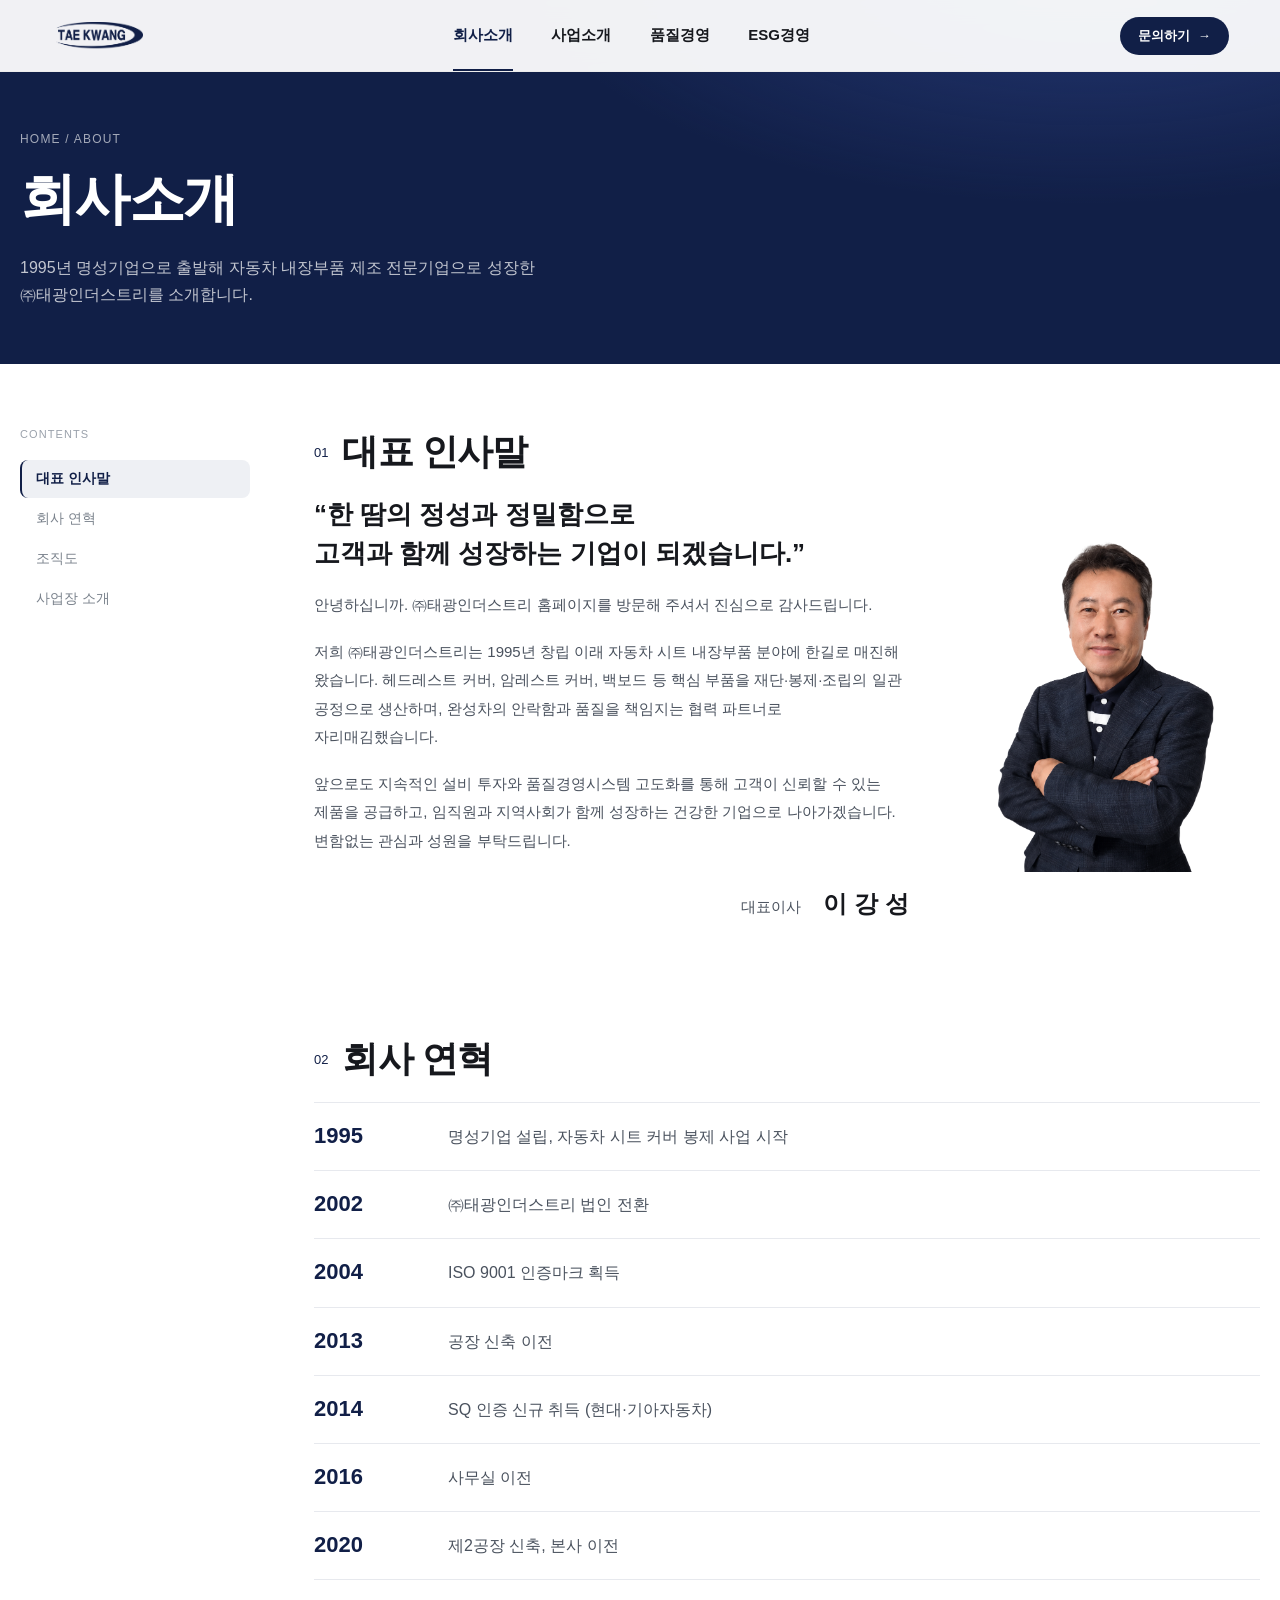
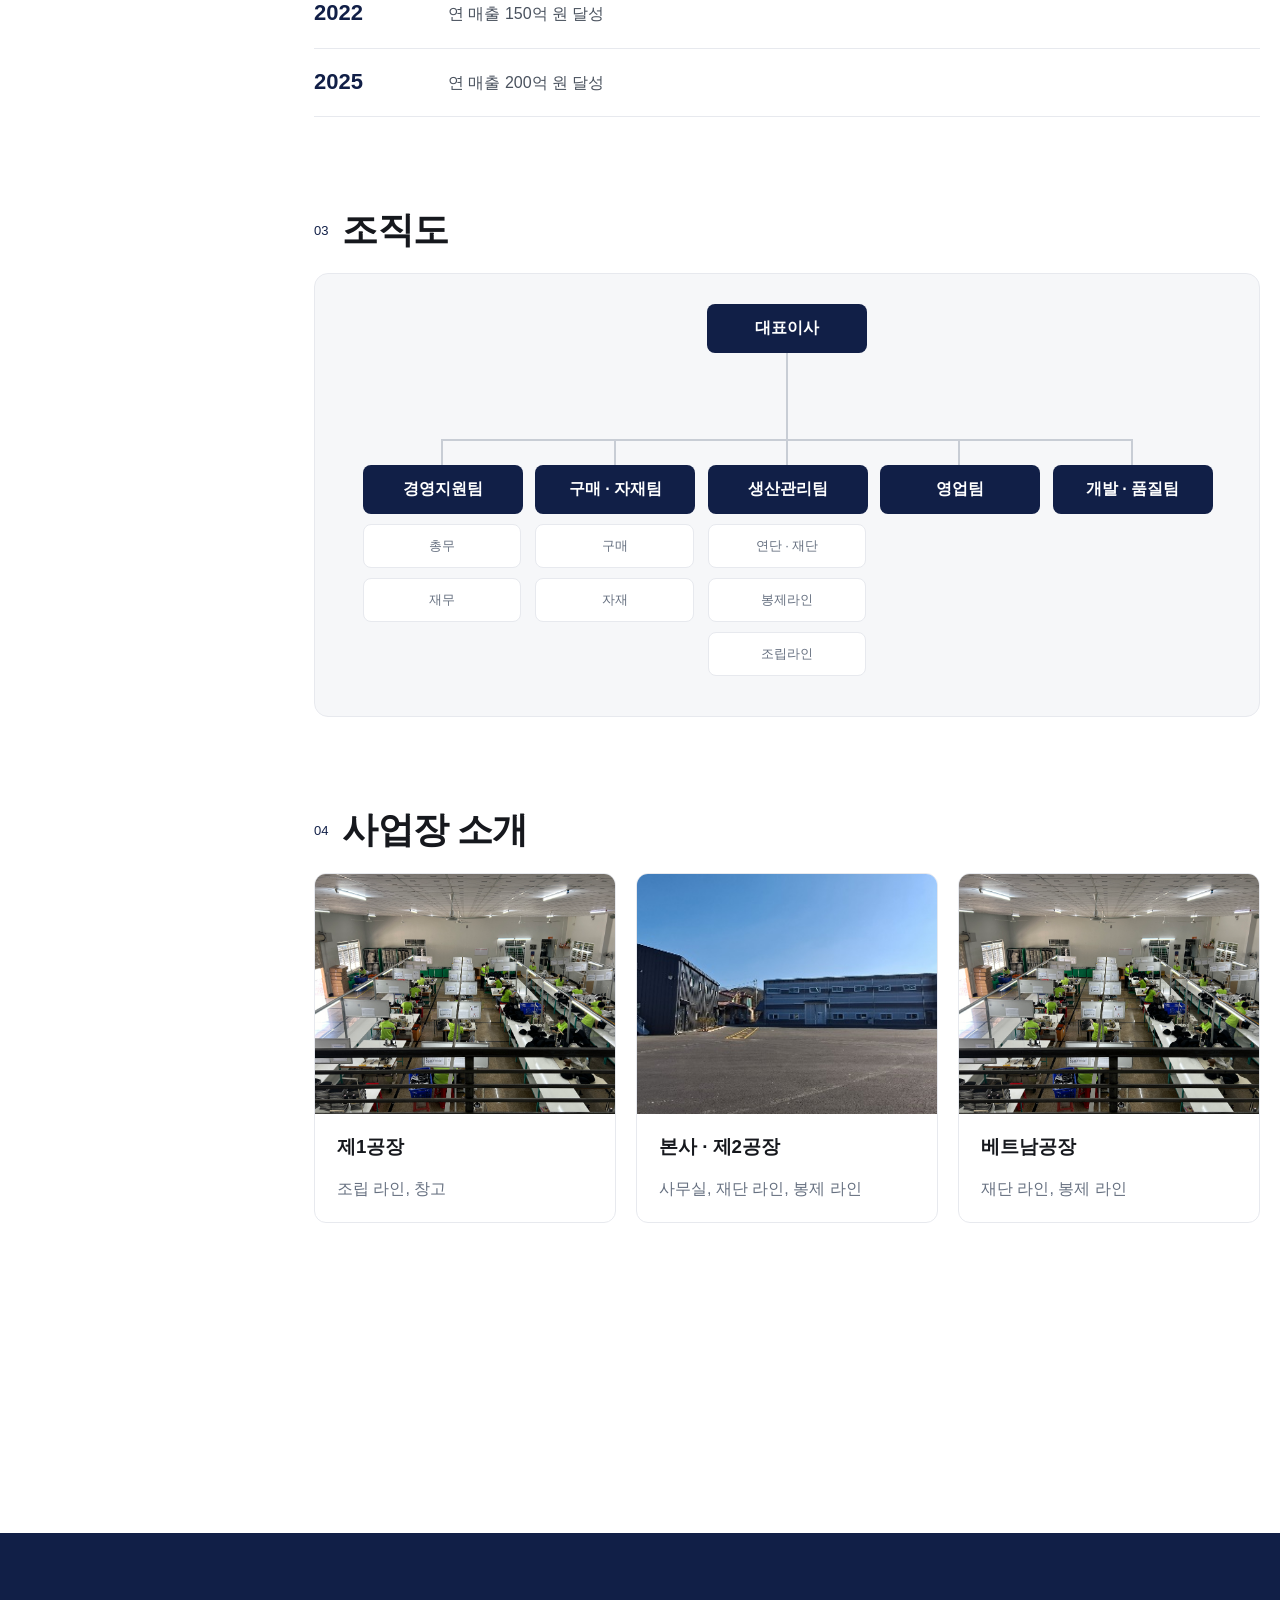
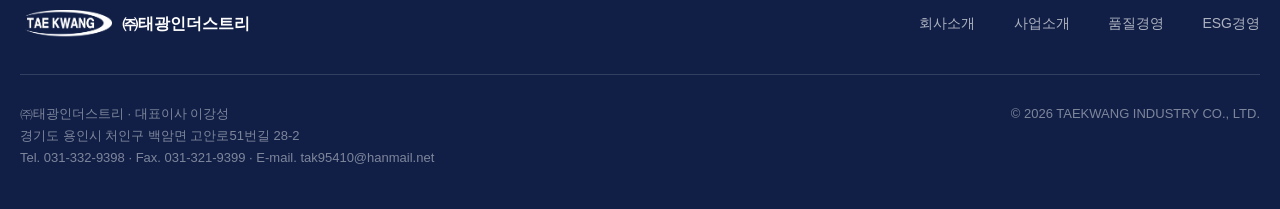
<file: about.dc.html>
<!DOCTYPE html>
<html lang="ko">
<head>
  <meta charset="utf-8">
  <meta name="viewport" content="width=device-width, initial-scale=1">
  <title>회사소개 | ㈜태광인더스트리</title>
  <link rel="stylesheet" href="styles.css">
  <link rel="stylesheet" href="page-motion.css">
  <link rel="stylesheet" href="site-responsive.css">
</head>
<body>
  <nav class="sub-nav">
    <a class="sub-brand" href="index.html"><img src="assets/taekwang-logo.png" alt="㈜태광인더스트리"></a>
    <div class="sub-nav-links">
      <a class="active" href="about.dc.html">회사소개</a>
      <a href="business.dc.html">사업소개</a>
      <a href="quality.dc.html">품질경영</a>
      <a href="esg.dc.html">ESG경영</a>
    </div>
    <a class="sub-nav-cta" href="index.html#contact">문의하기 <span>→</span></a>
  </nav>

  <header class="sub-hero">
    <div class="sub-shell">
      <p class="breadcrumb"><a href="index.html">HOME</a> / ABOUT</p>
      <h1>회사소개</h1>
      <p>1995년 명성기업으로 출발해 자동차 내장부품 제조 전문기업으로 성장한<br>㈜태광인더스트리를 소개합니다.</p>
    </div>
  </header>

  <div class="sub-layout sub-shell">
    <aside class="sub-toc">
      <span>CONTENTS</span>
      <a href="#greeting">대표 인사말</a>
      <a href="#history">회사 연혁</a>
      <a href="#org">조직도</a>
      <a href="#site">사업장 소개</a>
    </aside>

    <main class="sub-main">
      <section id="greeting" class="sub-section">
        <div class="section-title"><span>01</span><h2>대표 인사말</h2></div>
        <div class="about-greeting">
          <div class="prose lead-prose">
            <p class="quote">“한 땀의 정성과 정밀함으로<br>고객과 함께 성장하는 기업이 되겠습니다.”</p>
            <p>안녕하십니까. ㈜태광인더스트리 홈페이지를 방문해 주셔서 진심으로 감사드립니다.</p>
            <p>저희 ㈜태광인더스트리는 1995년 창립 이래 자동차 시트 내장부품 분야에 한길로 매진해 왔습니다. 헤드레스트 커버, 암레스트 커버, 백보드 등 핵심 부품을 재단·봉제·조립의 일관 공정으로 생산하며, 완성차의 안락함과 품질을 책임지는 협력 파트너로 자리매김했습니다.</p>
            <p>앞으로도 지속적인 설비 투자와 품질경영시스템 고도화를 통해 고객이 신뢰할 수 있는 제품을 공급하고, 임직원과 지역사회가 함께 성장하는 건강한 기업으로 나아가겠습니다. 변함없는 관심과 성원을 부탁드립니다.</p>
            <p class="signature">대표이사 <strong>이 강 성</strong></p>
          </div>
          <div class="photo-card portrait"><img src="assets/about01.png" alt="대표이사"></div>
        </div>
      </section>

      <section id="history" class="sub-section">
        <div class="section-title"><span>02</span><h2>회사 연혁</h2></div>
        <div class="timeline">
          <div><strong>1995</strong><p>명성기업 설립, 자동차 시트 커버 봉제 사업 시작</p></div>
          <div><strong>2002</strong><p>㈜태광인더스트리 법인 전환</p></div>
          <div><strong>2004</strong><p>ISO 9001 인증마크 획득</p></div>
          <div><strong>2013</strong><p>공장 신축 이전</p></div>
          <div><strong>2014</strong><p>SQ 인증 신규 취득 (현대·기아자동차)</p></div>
          <div><strong>2016</strong><p>사무실 이전</p></div>
          <div><strong>2020</strong><p>제2공장 신축, 본사 이전</p></div>
          <div><strong>2022</strong><p>연 매출 150억 원 달성</p></div>
          <div><strong>2025</strong><p>연 매출 200억 원 달성</p></div>
        </div>
      </section>

      <section id="org" class="sub-section">
        <div class="section-title"><span>03</span><h2>조직도</h2></div>
        <div class="org-chart">
          <div class="org-top">대표이사</div>
          <div class="org-lines" aria-hidden="true"><span></span><span></span></div>
          <div class="org-row">
            <div class="org-grid">
            <div><strong>경영지원팀</strong><span>총무</span><span>재무</span></div>
            <div><strong>구매 · 자재팀</strong><span>구매</span><span>자재</span></div>
            <div><strong>생산관리팀</strong><span>연단 · 재단</span><span>봉제라인</span><span>조립라인</span></div>
            <div><strong>영업팀</strong></div>
            <div><strong>개발 · 품질팀</strong></div>
            </div>
          </div>
        </div>
      </section>

      <section id="site" class="sub-section">
        <div class="section-title"><span>04</span><h2>사업장 소개</h2></div>
        <div class="site-cards">
          <article>
            <div class="photo-card"><img src="assets/about02.png" alt="본사 및 제1공장"></div>
            <h3>제1공장</h3>
            <p>조립 라인, 창고</p>
          </article>
          <article>
            <div class="photo-card"><img src="assets/about03.png" alt="본사 및 제2공장"></div>
            <h3>본사 · 제2공장</h3>
            <p>사무실, 재단 라인, 봉제 라인</p>
          </article>
          <article>
            <div class="photo-card"><img src="assets/about04.png" alt="베트남공장"></div>
            <h3>베트남공장</h3>
            <p>재단 라인, 봉제 라인</p>
          </article>
        </div>
        <div class="info-table">
          <div><span>주소</span><strong>경기도 용인시 처인구 백암면 고안로51번길 28-2</strong></div>
          <div><span>생산시설</span><strong>1 · 2공장 합계 2,945㎡</strong></div>
          <div><span>대표번호</span><strong>031-332-9398</strong></div>
        </div>
      </section>
    </main>
  </div>

  <footer class="sub-footer">
    <div class="sub-shell">
      <div class="footer-topline">
        <a class="footer-brand" href="index.html"><img src="assets/taekwang-logo-white.png" alt="㈜태광인더스트리"><span>㈜태광인더스트리</span></a>
        <div class="footer-links">
          <a href="about.dc.html">회사소개</a><a href="business.dc.html">사업소개</a><a href="quality.dc.html">품질경영</a><a href="esg.dc.html">ESG경영</a>
        </div>
      </div>
      <div class="footer-bottomline">
        <p>㈜태광인더스트리 · 대표이사 이강성<br>경기도 용인시 처인구 백암면 고안로51번길 28-2<br>Tel. 031-332-9398 · Fax. 031-321-9399 · E-mail. tak95410@hanmail.net</p>
        <p>© <span data-current-year>2026</span> TAEKWANG INDUSTRY CO., LTD.</p>
      </div>
    </div>
  </footer>

  <script src="script.js"></script>
  <script src="page-motion.js"></script>
</body>
</html>
</file>
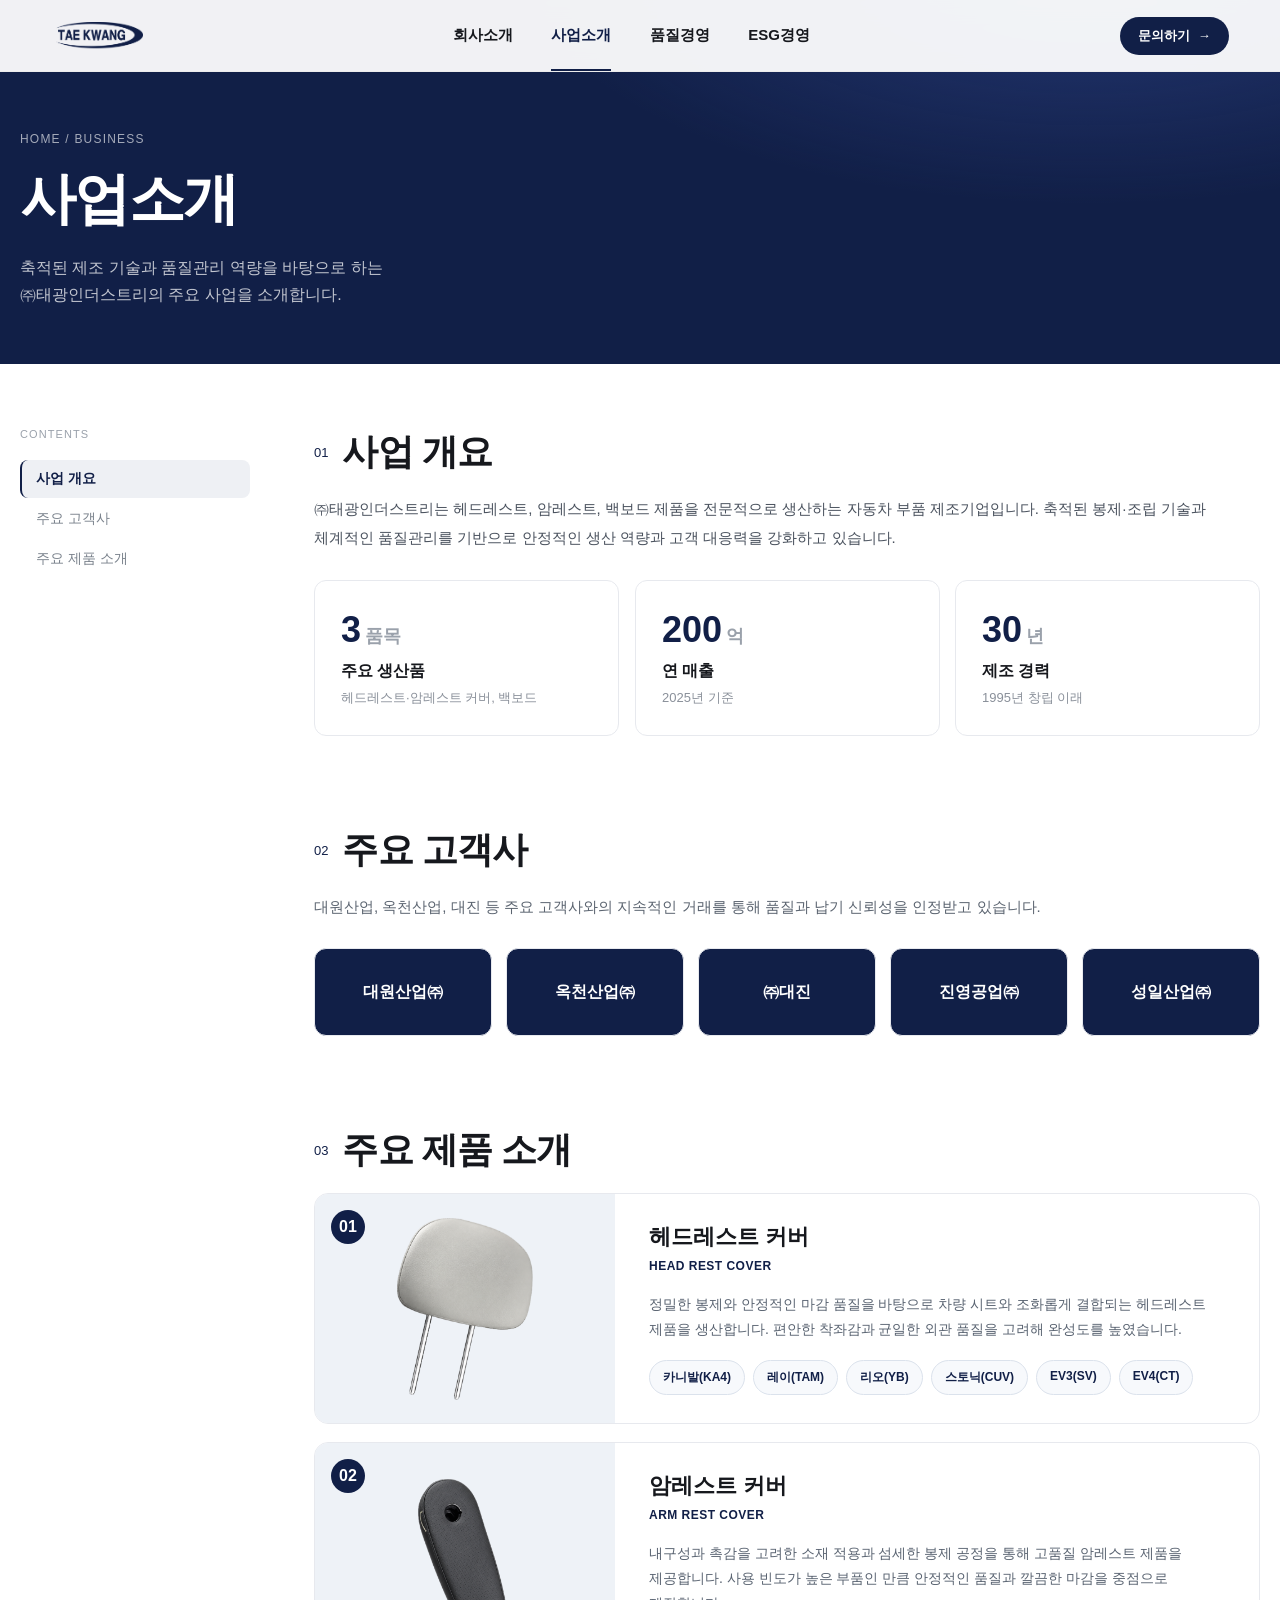
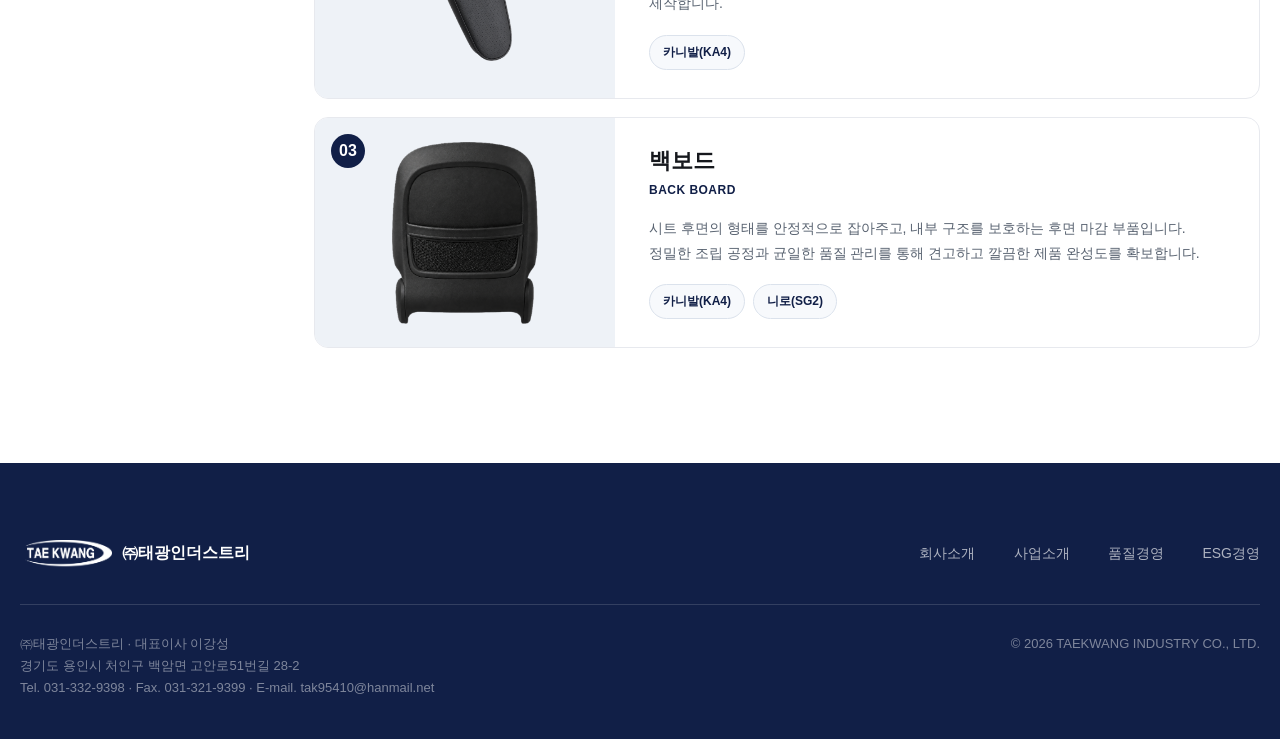
<file: business.dc.html>
<!DOCTYPE html>
<html lang="ko">
<head>
  <meta charset="utf-8">
  <meta name="viewport" content="width=device-width, initial-scale=1">
  <title>사업소개 | ㈜태광인더스트리</title>
  <link rel="stylesheet" href="styles.css">
  <link rel="stylesheet" href="page-motion.css">
  <link rel="stylesheet" href="site-responsive.css">
</head>
<body>
  <nav class="sub-nav">
    <a class="sub-brand" href="index.html"><img src="assets/taekwang-logo.png" alt="㈜태광인더스트리"></a>
    <div class="sub-nav-links">
      <a href="about.dc.html">회사소개</a>
      <a class="active" href="business.dc.html">사업소개</a>
      <a href="quality.dc.html">품질경영</a>
      <a href="esg.dc.html">ESG경영</a>
    </div>
    <a class="sub-nav-cta" href="index.html#contact">문의하기 <span>→</span></a>
  </nav>

  <header class="sub-hero">
    <div class="sub-shell">
      <p class="breadcrumb"><a href="index.html">HOME</a> / BUSINESS</p>
      <h1>사업소개</h1>
      <p>축적된 제조 기술과 품질관리 역량을 바탕으로 하는<br>㈜태광인더스트리의 주요 사업을 소개합니다.</p>
    </div>
  </header>

  <div class="sub-layout sub-shell">
    <aside class="sub-toc">
      <span>CONTENTS</span>
      <a href="#overview">사업 개요</a>
      <a href="#clients">주요 고객사</a>
      <a href="#products">주요 제품 소개</a>
    </aside>

    <main class="sub-main">
      <section id="overview" class="sub-section">
        <div class="section-title"><span>01</span><h2>사업 개요</h2></div>
        <p class="overview-copy">㈜태광인더스트리는 헤드레스트, 암레스트, 백보드 제품을 전문적으로 생산하는 자동차 부품 제조기업입니다. 축적된 봉제·조립 기술과 체계적인 품질관리를 기반으로 안정적인 생산 역량과 고객 대응력을 강화하고 있습니다.</p>
        <div class="sub-stats">
          <article><strong>3<small>품목</small></strong><b>주요 생산품</b><span>헤드레스트·암레스트 커버, 백보드</span></article>
          <article><strong>200<small>억</small></strong><b>연 매출</b><span>2025년 기준</span></article>
          <article><strong>30<small>년</small></strong><b>제조 경력</b><span>1995년 창립 이래</span></article>
        </div>
      </section>

      <section id="clients" class="sub-section">
        <div class="section-title"><span>02</span><h2>주요 고객사</h2></div>
        <p class="section-desc">대원산업, 옥천산업, 대진 등 주요 고객사와의 지속적인 거래를 통해 품질과 납기 신뢰성을 인정받고 있습니다.</p>
        <div class="client-grid navy">
          <div>대원산업㈜</div>
          <div>옥천산업㈜</div>
          <div>㈜대진</div>
          <div>진영공업㈜</div>
          <div>성일산업㈜</div>
        </div>
      </section>

      <section id="products" class="sub-section">
        <div class="section-title"><span>03</span><h2>주요 제품 소개</h2></div>
        <div class="business-products">
          <article>
            <div class="product-photo"><span>01</span><img src="assets/product01.png" alt="헤드레스트 커버"></div>
            <div>
              <h3>헤드레스트 커버</h3>
              <b>HEAD REST COVER</b>
              <p>정밀한 봉제와 안정적인 마감 품질을 바탕으로 차량 시트와 조화롭게 결합되는 헤드레스트 제품을 생산합니다. 편안한 착좌감과 균일한 외관 품질을 고려해 완성도를 높였습니다.</p>
              <div class="tag-row"><span>카니발(KA4)</span><span>레이(TAM)</span><span>리오(YB)</span><span>스토닉(CUV)</span><span>EV3(SV)</span><span>EV4(CT)</span></div>
            </div>
          </article>
          <article>
            <div class="product-photo"><span>02</span><img src="assets/product02.png" alt="암레스트 커버"></div>
            <div>
              <h3>암레스트 커버</h3>
              <b>ARM REST COVER</b>
              <p>내구성과 촉감을 고려한 소재 적용과 섬세한 봉제 공정을 통해 고품질 암레스트 제품을 제공합니다. 사용 빈도가 높은 부품인 만큼 안정적인 품질과 깔끔한 마감을 중점으로 제작합니다.</p>
              <div class="tag-row"><span>카니발(KA4)</span></div>
            </div>
          </article>
          <article>
            <div class="product-photo"><span>03</span><img src="assets/product03.png" alt="백보드"></div>
            <div>
              <h3>백보드</h3>
              <b>BACK BOARD</b>
              <p>시트 후면의 형태를 안정적으로 잡아주고, 내부 구조를 보호하는 후면 마감 부품입니다. 정밀한 조립 공정과 균일한 품질 관리를 통해 견고하고 깔끔한 제품 완성도를 확보합니다.</p>
              <div class="tag-row"><span>카니발(KA4)</span><span>니로(SG2)</span></div>
            </div>
          </article>
        </div>
      </section>
    </main>
  </div>

  <footer class="sub-footer">
    <div class="sub-shell">
      <div class="footer-topline">
        <a class="footer-brand" href="index.html"><img src="assets/taekwang-logo-white.png" alt="㈜태광인더스트리"><span>㈜태광인더스트리</span></a>
        <div class="footer-links">
          <a href="about.dc.html">회사소개</a><a href="business.dc.html">사업소개</a><a href="quality.dc.html">품질경영</a><a href="esg.dc.html">ESG경영</a>
        </div>
      </div>
      <div class="footer-bottomline">
        <p>㈜태광인더스트리 · 대표이사 이강성<br>경기도 용인시 처인구 백암면 고안로51번길 28-2<br>Tel. 031-332-9398 · Fax. 031-321-9399 · E-mail. tak95410@hanmail.net</p>
        <p>© <span data-current-year>2026</span> TAEKWANG INDUSTRY CO., LTD.</p>
      </div>
    </div>
  </footer>

  <script src="script.js"></script>
  <script src="page-motion.js"></script>
</body>
</html>
</file>
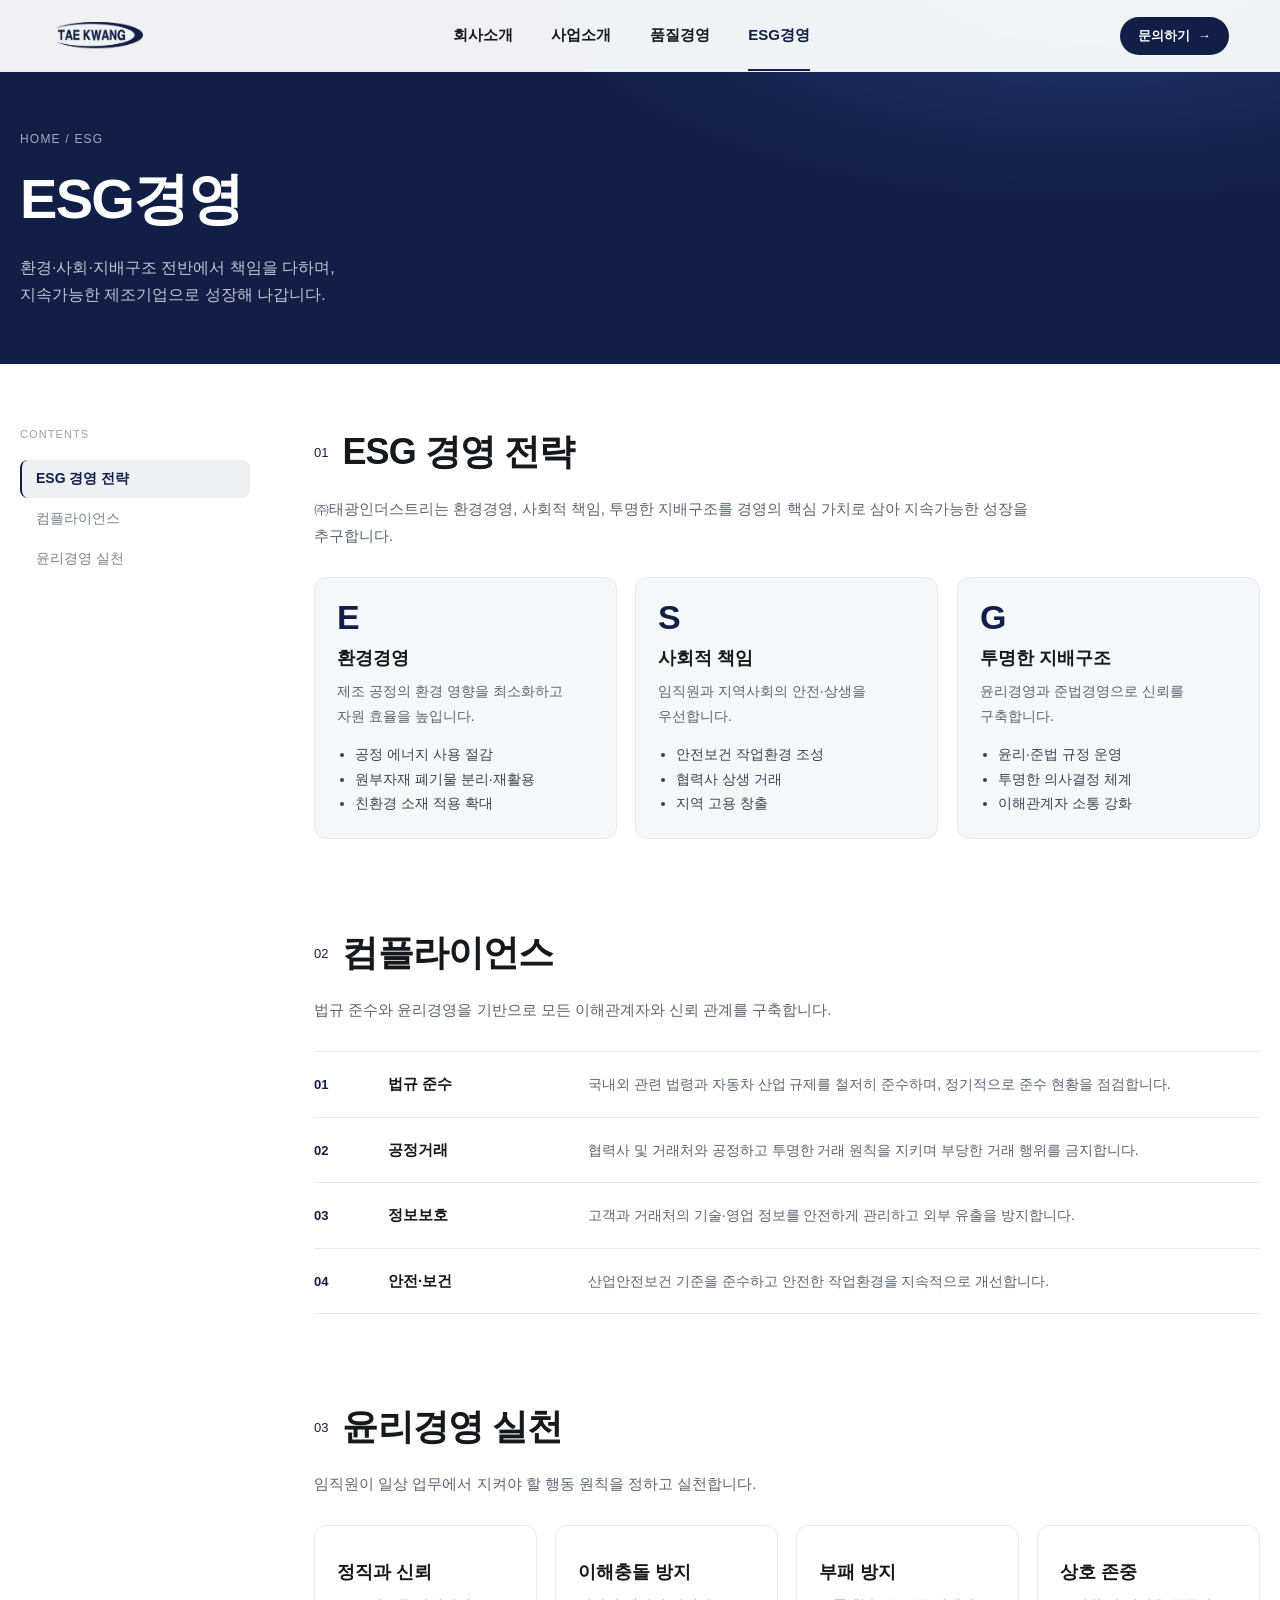
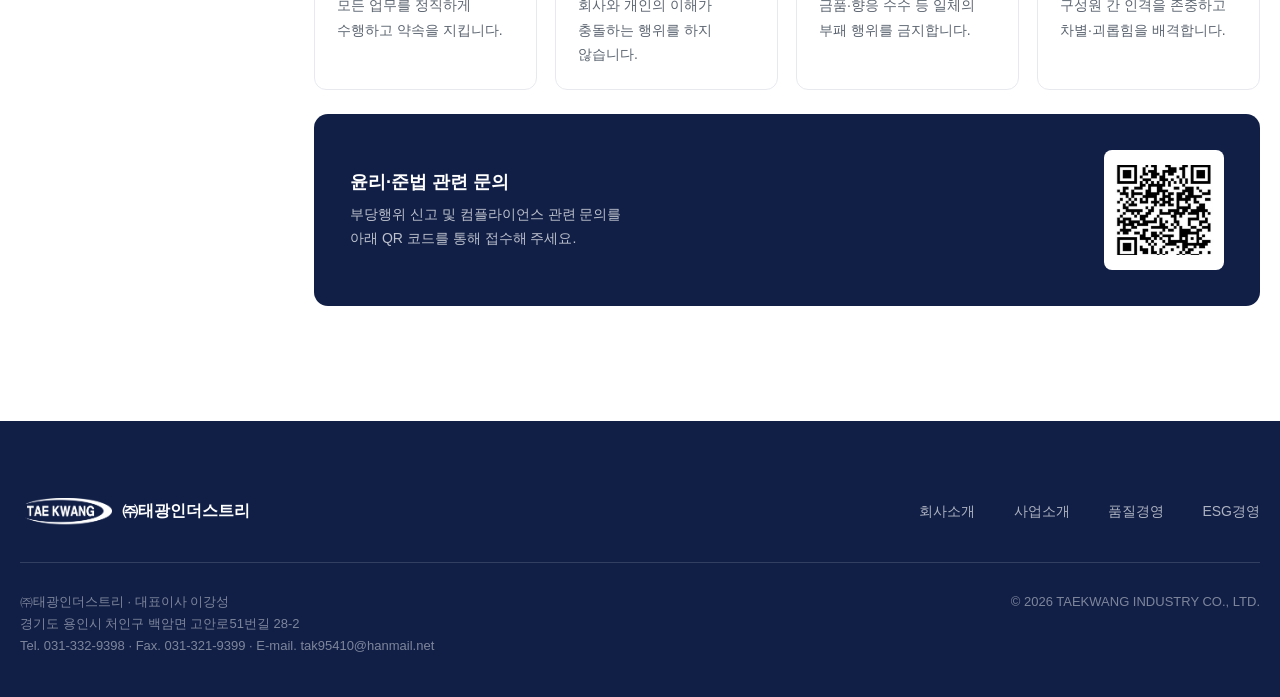
<file: esg.dc.html>
<!DOCTYPE html>
<html lang="ko">
<head>
  <meta charset="utf-8">
  <meta name="viewport" content="width=device-width, initial-scale=1">
  <title>ESG경영 | ㈜태광인더스트리</title>
  <link rel="stylesheet" href="styles.css">
  <link rel="stylesheet" href="page-motion.css">
  <link rel="stylesheet" href="site-responsive.css">
</head>
<body>
  <nav class="sub-nav">
    <a class="sub-brand" href="index.html"><img src="assets/taekwang-logo.png" alt="㈜태광인더스트리"></a>
    <div class="sub-nav-links">
      <a href="about.dc.html">회사소개</a>
      <a href="business.dc.html">사업소개</a>
      <a href="quality.dc.html">품질경영</a>
      <a class="active" href="esg.dc.html">ESG경영</a>
    </div>
    <a class="sub-nav-cta" href="index.html#contact">문의하기 <span>→</span></a>
  </nav>

  <header class="sub-hero">
    <div class="sub-shell">
      <p class="breadcrumb"><a href="index.html">HOME</a> / ESG</p>
      <h1>ESG경영</h1>
      <p>환경·사회·지배구조 전반에서 책임을 다하며,<br>지속가능한 제조기업으로 성장해 나갑니다.</p>
    </div>
  </header>

  <div class="sub-layout sub-shell">
    <aside class="sub-toc">
      <span>CONTENTS</span>
      <a href="#strategy">ESG 경영 전략</a>
      <a href="#compliance">컴플라이언스</a>
      <a href="#ethics">윤리경영 실천</a>
    </aside>

    <main class="sub-main">
      <section id="strategy" class="sub-section">
        <div class="section-title"><span>01</span><h2>ESG 경영 전략</h2></div>
        <p class="section-desc">㈜태광인더스트리는 환경경영, 사회적 책임, 투명한 지배구조를 경영의 핵심 가치로 삼아 지속가능한 성장을 추구합니다.</p>
        <div class="esg-grid">
          <article>
            <strong>E</strong>
            <h3>환경경영</h3>
            <p>제조 공정의 환경 영향을 최소화하고 자원 효율을 높입니다.</p>
            <ul><li>공정 에너지 사용 절감</li><li>원부자재 폐기물 분리·재활용</li><li>친환경 소재 적용 확대</li></ul>
          </article>
          <article>
            <strong>S</strong>
            <h3>사회적 책임</h3>
            <p>임직원과 지역사회의 안전·상생을 우선합니다.</p>
            <ul><li>안전보건 작업환경 조성</li><li>협력사 상생 거래</li><li>지역 고용 창출</li></ul>
          </article>
          <article>
            <strong>G</strong>
            <h3>투명한 지배구조</h3>
            <p>윤리경영과 준법경영으로 신뢰를 구축합니다.</p>
            <ul><li>윤리·준법 규정 운영</li><li>투명한 의사결정 체계</li><li>이해관계자 소통 강화</li></ul>
          </article>
        </div>
      </section>

      <section id="compliance" class="sub-section">
        <div class="section-title"><span>02</span><h2>컴플라이언스</h2></div>
        <p class="section-desc">법규 준수와 윤리경영을 기반으로 모든 이해관계자와 신뢰 관계를 구축합니다.</p>
        <div class="simple-list">
          <div><b>01</b><strong>법규 준수</strong><p>국내외 관련 법령과 자동차 산업 규제를 철저히 준수하며, 정기적으로 준수 현황을 점검합니다.</p></div>
          <div><b>02</b><strong>공정거래</strong><p>협력사 및 거래처와 공정하고 투명한 거래 원칙을 지키며 부당한 거래 행위를 금지합니다.</p></div>
          <div><b>03</b><strong>정보보호</strong><p>고객과 거래처의 기술·영업 정보를 안전하게 관리하고 외부 유출을 방지합니다.</p></div>
          <div><b>04</b><strong>안전·보건</strong><p>산업안전보건 기준을 준수하고 안전한 작업환경을 지속적으로 개선합니다.</p></div>
        </div>
      </section>

      <section id="ethics" class="sub-section">
        <div class="section-title"><span>03</span><h2>윤리경영 실천</h2></div>
        <p class="section-desc">임직원이 일상 업무에서 지켜야 할 행동 원칙을 정하고 실천합니다.</p>
        <div class="ethics-grid">
          <article><h3>정직과 신뢰</h3><p>모든 업무를 정직하게 수행하고 약속을 지킵니다.</p></article>
          <article><h3>이해충돌 방지</h3><p>회사와 개인의 이해가 충돌하는 행위를 하지 않습니다.</p></article>
          <article><h3>부패 방지</h3><p>금품·향응 수수 등 일체의 부패 행위를 금지합니다.</p></article>
          <article><h3>상호 존중</h3><p>구성원 간 인격을 존중하고 차별·괴롭힘을 배격합니다.</p></article>
        </div>
        <div class="qr-panel">
          <div>
            <h3>윤리·준법 관련 문의</h3>
            <p>부당행위 신고 및 컴플라이언스 관련 문의를<br>아래 QR 코드를 통해 접수해 주세요.</p>
          </div>
          <img src="assets/qr.png" alt="윤리·준법 신고 QR 코드">
        </div>
      </section>
    </main>
  </div>

  <footer class="sub-footer">
    <div class="sub-shell">
      <div class="footer-topline">
        <a class="footer-brand" href="index.html"><img src="assets/taekwang-logo-white.png" alt="㈜태광인더스트리"><span>㈜태광인더스트리</span></a>
        <div class="footer-links">
          <a href="about.dc.html">회사소개</a><a href="business.dc.html">사업소개</a><a href="quality.dc.html">품질경영</a><a href="esg.dc.html">ESG경영</a>
        </div>
      </div>
      <div class="footer-bottomline">
        <p>㈜태광인더스트리 · 대표이사 이강성<br>경기도 용인시 처인구 백암면 고안로51번길 28-2<br>Tel. 031-332-9398 · Fax. 031-321-9399 · E-mail. tak95410@hanmail.net</p>
        <p>© <span data-current-year>2026</span> TAEKWANG INDUSTRY CO., LTD.</p>
      </div>
    </div>
  </footer>

  <script src="script.js"></script>
  <script src="page-motion.js"></script>
</body>
</html>
</file>
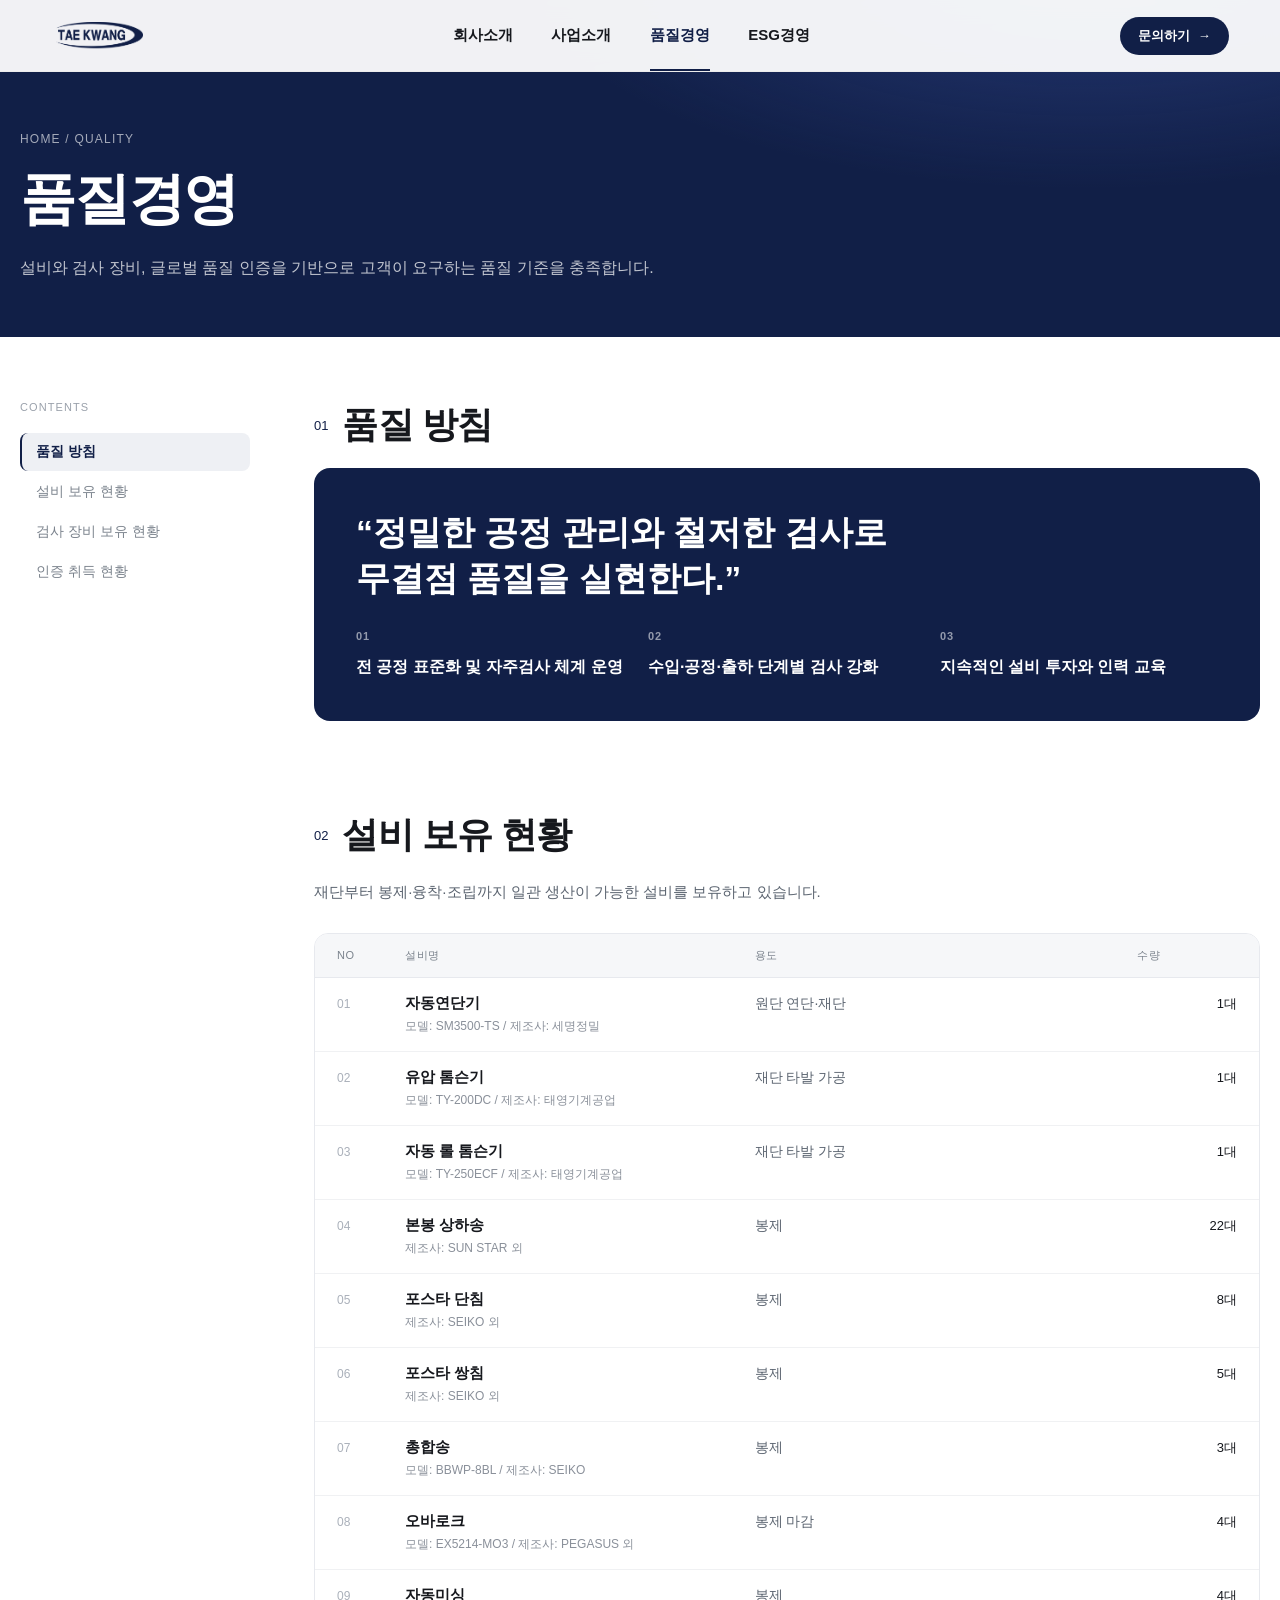
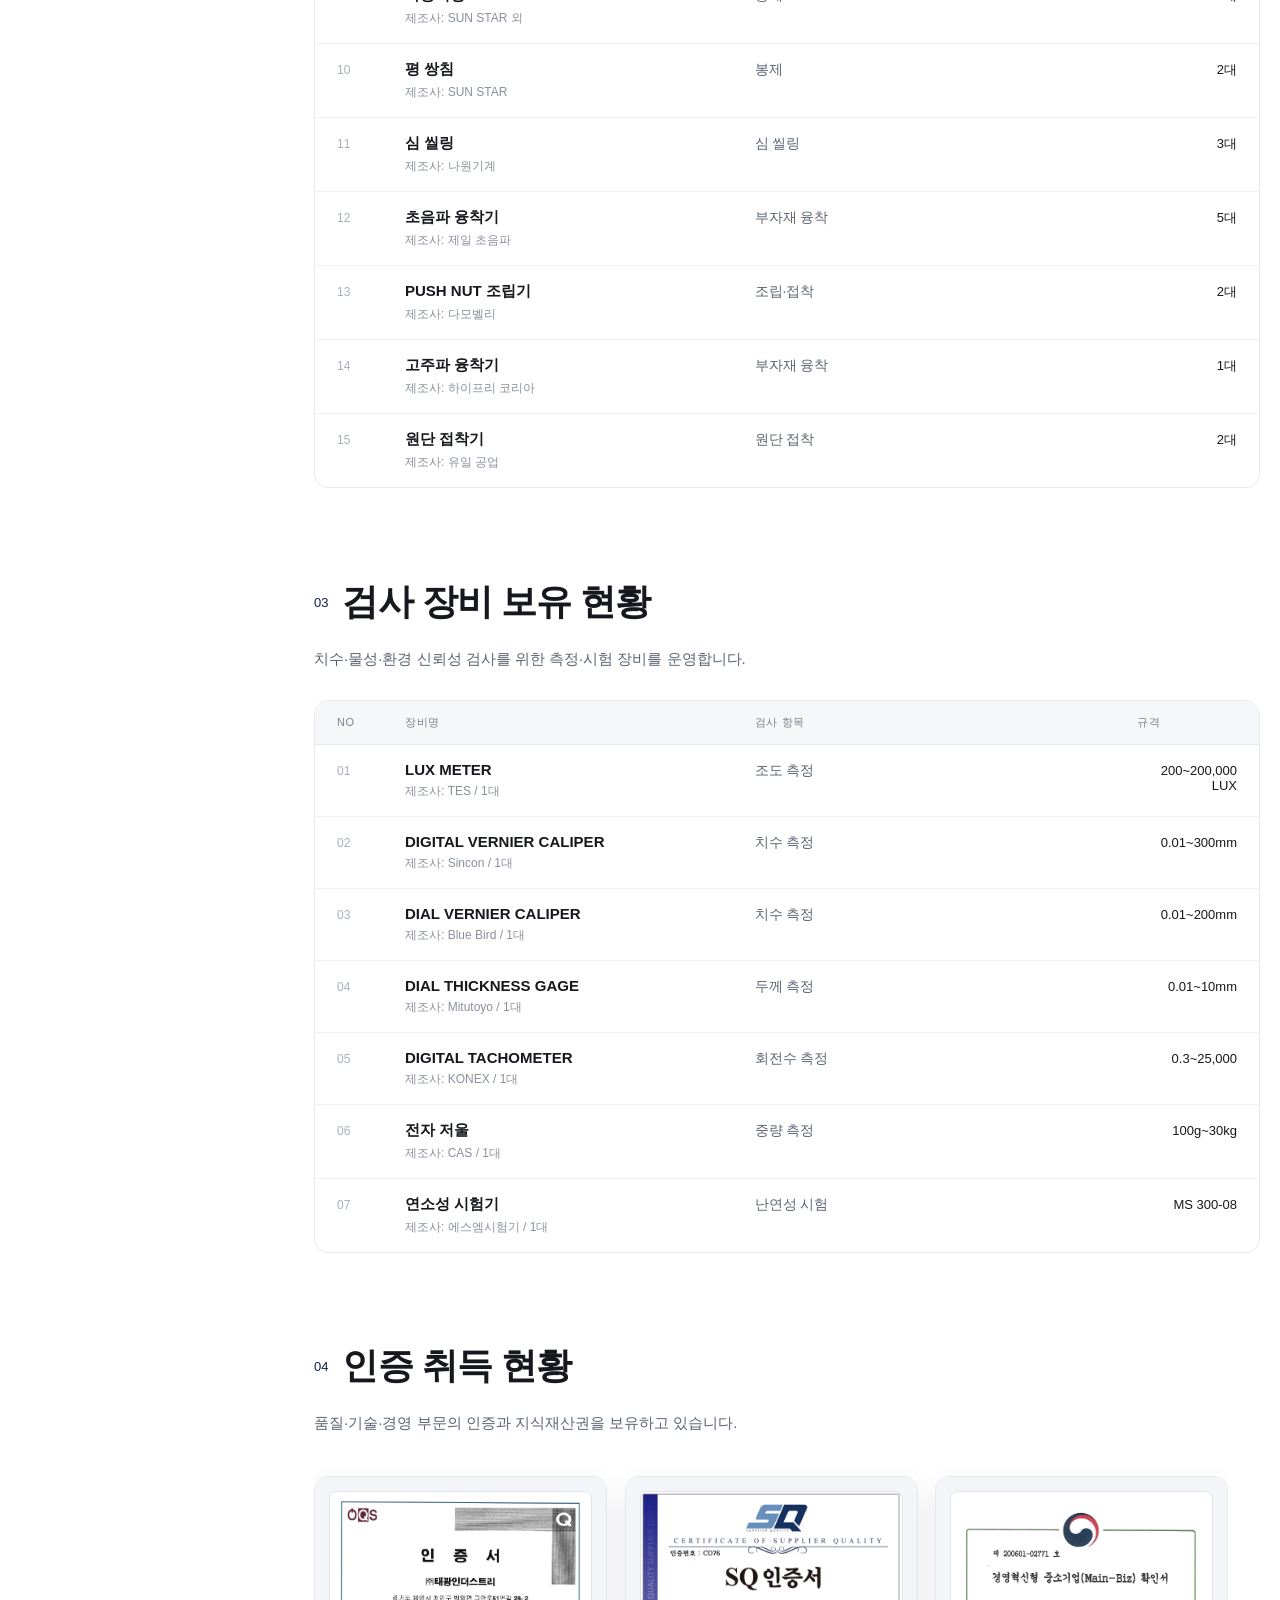
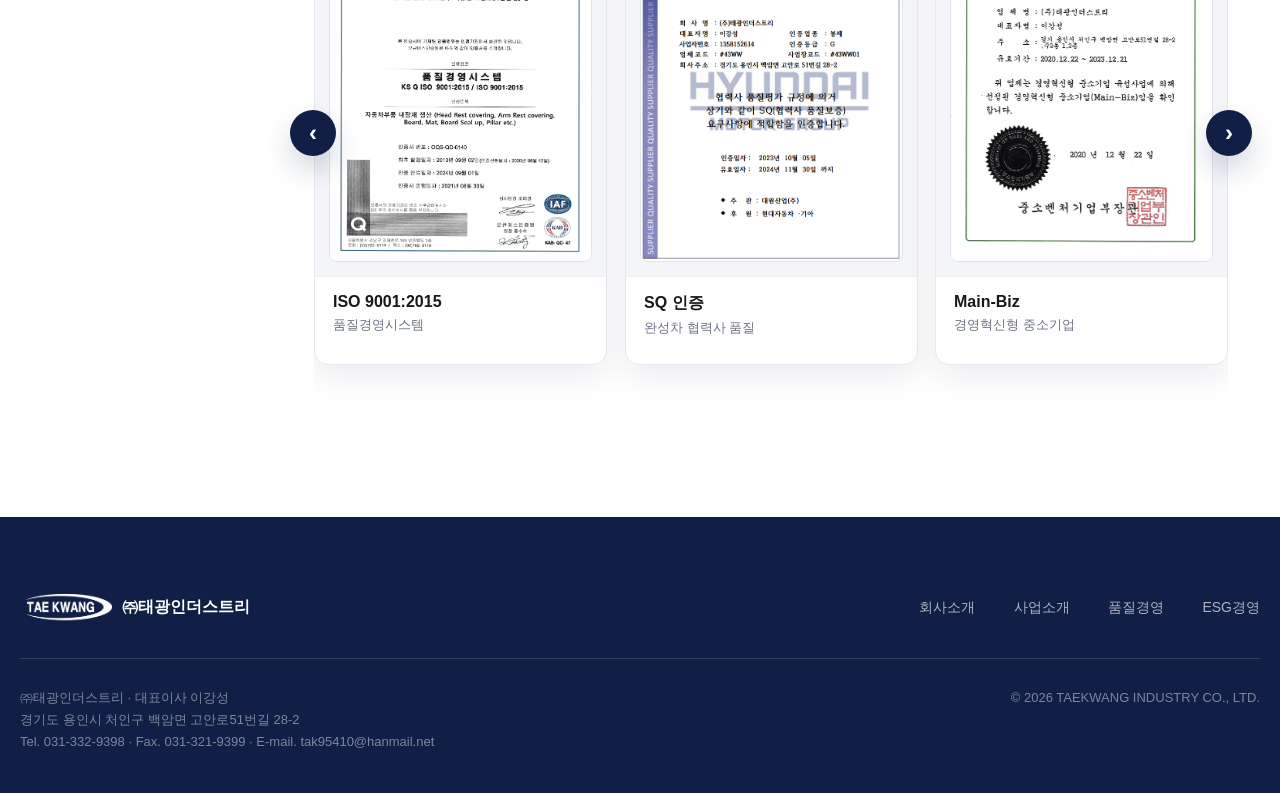
<file: quality.dc.html>
<!DOCTYPE html>
<html lang="ko">
<head>
  <meta charset="utf-8">
  <meta name="viewport" content="width=device-width, initial-scale=1">
  <title>품질경영 | ㈜태광인더스트리</title>
  <link rel="stylesheet" href="styles.css">
  <link rel="stylesheet" href="page-motion.css">
  <link rel="stylesheet" href="site-responsive.css">
</head>
<body>
  <nav class="sub-nav">
    <a class="sub-brand" href="index.html"><img src="assets/taekwang-logo.png" alt="㈜태광인더스트리"></a>
    <div class="sub-nav-links">
      <a href="about.dc.html">회사소개</a>
      <a href="business.dc.html">사업소개</a>
      <a class="active" href="quality.dc.html">품질경영</a>
      <a href="esg.dc.html">ESG경영</a>
    </div>
    <a class="sub-nav-cta" href="index.html#contact">문의하기 <span>→</span></a>
  </nav>

  <header class="sub-hero">
    <div class="sub-shell">
      <p class="breadcrumb"><a href="index.html">HOME</a> / QUALITY</p>
      <h1>품질경영</h1>
      <p>설비와 검사 장비, 글로벌 품질 인증을 기반으로 고객이 요구하는 품질 기준을 충족합니다.</p>
    </div>
  </header>

  <div class="sub-layout sub-shell">
    <aside class="sub-toc">
      <span>CONTENTS</span>
      <a href="#policy">품질 방침</a>
      <a href="#facility">설비 보유 현황</a>
      <a href="#inspection">검사 장비 보유 현황</a>
      <a href="#cert">인증 취득 현황</a>
    </aside>

    <main class="sub-main">
      <section id="policy" class="sub-section">
        <div class="section-title"><span>01</span><h2>품질 방침</h2></div>
        <div class="quality-policy">
          <h3>“정밀한 공정 관리와 철저한 검사로<br>무결점 품질을 실현한다.”</h3>
          <ul>
            <li><span>01</span>전 공정 표준화 및 자주검사 체계 운영</li>
            <li><span>02</span>수입·공정·출하 단계별 검사 강화</li>
            <li><span>03</span>지속적인 설비 투자와 인력 교육</li>
          </ul>
        </div>
      </section>

      <section id="facility" class="sub-section">
        <div class="section-title"><span>02</span><h2>설비 보유 현황</h2></div>
        <p class="section-desc">재단부터 봉제·융착·조립까지 일관 생산이 가능한 설비를 보유하고 있습니다.</p>
        <div class="equipment-table">
          <div class="equipment-head"><span>NO</span><span>설비명</span><span>용도</span><span>수량</span></div>
          <div class="equipment-row"><em>01</em><span><strong>자동연단기</strong><small>모델: SM3500-TS / 제조사: 세명정밀</small></span><p>원단 연단·재단</p><b>1대</b></div>
          <div class="equipment-row"><em>02</em><span><strong>유압 톰슨기</strong><small>모델: TY-200DC / 제조사: 태영기계공업</small></span><p>재단 타발 가공</p><b>1대</b></div>
          <div class="equipment-row"><em>03</em><span><strong>자동 롤 톰슨기</strong><small>모델: TY-250ECF / 제조사: 태영기계공업</small></span><p>재단 타발 가공</p><b>1대</b></div>
          <div class="equipment-row"><em>04</em><span><strong>본봉 상하송</strong><small>제조사: SUN STAR 외</small></span><p>봉제</p><b>22대</b></div>
          <div class="equipment-row"><em>05</em><span><strong>포스타 단침</strong><small>제조사: SEIKO 외</small></span><p>봉제</p><b>8대</b></div>
          <div class="equipment-row"><em>06</em><span><strong>포스타 쌍침</strong><small>제조사: SEIKO 외</small></span><p>봉제</p><b>5대</b></div>
          <div class="equipment-row"><em>07</em><span><strong>총합송</strong><small>모델: BBWP-8BL / 제조사: SEIKO</small></span><p>봉제</p><b>3대</b></div>
          <div class="equipment-row"><em>08</em><span><strong>오바로크</strong><small>모델: EX5214-MO3 / 제조사: PEGASUS 외</small></span><p>봉제 마감</p><b>4대</b></div>
          <div class="equipment-row"><em>09</em><span><strong>자동미싱</strong><small>제조사: SUN STAR 외</small></span><p>봉제</p><b>4대</b></div>
          <div class="equipment-row"><em>10</em><span><strong>평 쌍침</strong><small>제조사: SUN STAR</small></span><p>봉제</p><b>2대</b></div>
          <div class="equipment-row"><em>11</em><span><strong>심 씰링</strong><small>제조사: 나원기계</small></span><p>심 씰링</p><b>3대</b></div>
          <div class="equipment-row"><em>12</em><span><strong>초음파 융착기</strong><small>제조사: 제일 초음파</small></span><p>부자재 융착</p><b>5대</b></div>
          <div class="equipment-row"><em>13</em><span><strong>PUSH NUT 조립기</strong><small>제조사: 다모벨리</small></span><p>조립·접착</p><b>2대</b></div>
          <div class="equipment-row"><em>14</em><span><strong>고주파 융착기</strong><small>제조사: 하이프리 코리아</small></span><p>부자재 융착</p><b>1대</b></div>
          <div class="equipment-row"><em>15</em><span><strong>원단 접착기</strong><small>제조사: 유일 공업</small></span><p>원단 접착</p><b>2대</b></div>
        </div>
      </section>

      <section id="inspection" class="sub-section">
        <div class="section-title"><span>03</span><h2>검사 장비 보유 현황</h2></div>
        <p class="section-desc">치수·물성·환경 신뢰성 검사를 위한 측정·시험 장비를 운영합니다.</p>
        <div class="equipment-table">
          <div class="equipment-head"><span>NO</span><span>장비명</span><span>검사 항목</span><span>규격</span></div>
          <div class="equipment-row"><em>01</em><span><strong>LUX METER</strong><small>제조사: TES / 1대</small></span><p>조도 측정</p><b>200~200,000 LUX</b></div>
          <div class="equipment-row"><em>02</em><span><strong>DIGITAL VERNIER CALIPER</strong><small>제조사: Sincon / 1대</small></span><p>치수 측정</p><b>0.01~300mm</b></div>
          <div class="equipment-row"><em>03</em><span><strong>DIAL VERNIER CALIPER</strong><small>제조사: Blue Bird / 1대</small></span><p>치수 측정</p><b>0.01~200mm</b></div>
          <div class="equipment-row"><em>04</em><span><strong>DIAL THICKNESS GAGE</strong><small>제조사: Mitutoyo / 1대</small></span><p>두께 측정</p><b>0.01~10mm</b></div>
          <div class="equipment-row"><em>05</em><span><strong>DIGITAL TACHOMETER</strong><small>제조사: KONEX / 1대</small></span><p>회전수 측정</p><b>0.3~25,000</b></div>
          <div class="equipment-row"><em>06</em><span><strong>전자 저울</strong><small>제조사: CAS / 1대</small></span><p>중량 측정</p><b>100g~30kg</b></div>
          <div class="equipment-row"><em>07</em><span><strong>연소성 시험기</strong><small>제조사: 에스엠시험기 / 1대</small></span><p>난연성 시험</p><b>MS 300-08</b></div>
        </div>
      </section>

      <section id="cert" class="sub-section">
        <div class="section-title"><span>04</span><h2>인증 취득 현황</h2></div>
        <p class="section-desc">품질·기술·경영 부문의 인증과 지식재산권을 보유하고 있습니다.</p>
        <div class="cert-carousel">
          <button class="cert-arrow cert-arrow-left" type="button" data-cert-scroll="-1" aria-label="이전 인증 보기">‹</button>
          <div id="certRail" class="cert-rail" tabindex="0">
            <article class="cert-card-modern"><div><img src="assets/quality01.png" alt="ISO 9001:2015"></div><section><h3>ISO 9001:2015</h3><p>품질경영시스템</p></section></article>
            <article class="cert-card-modern"><div><img src="assets/quality02.png" alt="SQ 인증"></div><section><h3>SQ 인증</h3><p>완성차 협력사 품질</p></section></article>
            <article class="cert-card-modern"><div><img src="assets/quality03.png" alt="Main-Biz"></div><section><h3>Main-Biz</h3><p>경영혁신형 중소기업</p></section></article>
            <article class="cert-card-modern"><div><img src="assets/quality04.png" alt="Inno-Biz"></div><section><h3>Inno-Biz</h3><p>기술혁신형 중소기업</p></section></article>
            <article class="cert-card-modern"><div><img src="assets/quality05.png" alt="연구개발전담부서"></div><section><h3>연구개발전담부서</h3><p>기업부설 연구조직 인정</p></section></article>
            <article class="cert-card-modern"><div><img src="assets/quality06.png" alt="위험성평가"></div><section><h3>위험성평가</h3><p>위험성평가 인정 사업장</p></section></article>
            <article class="cert-card-modern"><div><img src="assets/quality07.png" alt="실용신안등록증"></div><section><h3>실용신안등록증</h3><p>실용신안권 보유</p></section></article>
            <article class="cert-card-modern"><div><img src="assets/quality08.png" alt="특허증 1"></div><section><h3>특허증 (1)</h3><p>지식재산권 보유</p></section></article>
            <article class="cert-card-modern"><div><img src="assets/quality09.png" alt="특허증 2"></div><section><h3>특허증 (2)</h3><p>지식재산권 보유</p></section></article>
            <article class="cert-card-modern"><div><img src="assets/quality10.png" alt="특허증 3"></div><section><h3>특허증 (3)</h3><p>지식재산권 보유</p></section></article>
          </div>
          <button class="cert-arrow cert-arrow-right" type="button" data-cert-scroll="1" aria-label="다음 인증 보기">›</button>
        </div>
      </section>
    </main>
  </div>

  <footer class="sub-footer">
    <div class="sub-shell">
      <div class="footer-topline">
        <a class="footer-brand" href="index.html"><img src="assets/taekwang-logo-white.png" alt="㈜태광인더스트리"><span>㈜태광인더스트리</span></a>
        <div class="footer-links">
          <a href="about.dc.html">회사소개</a><a href="business.dc.html">사업소개</a><a href="quality.dc.html">품질경영</a><a href="esg.dc.html">ESG경영</a>
        </div>
      </div>
      <div class="footer-bottomline">
        <p>㈜태광인더스트리 · 대표이사 이강성<br>경기도 용인시 처인구 백암면 고안로51번길 28-2<br>Tel. 031-332-9398 · Fax. 031-321-9399 · E-mail. tak95410@hanmail.net</p>
        <p>© <span data-current-year>2026</span> TAEKWANG INDUSTRY CO., LTD.</p>
      </div>
    </div>
  </footer>

  <script src="script.js"></script>
  <script src="page-motion.js"></script>
</body>
</html>
</file>
<file: styles.css>
:root {
  --accent: #111f47;
  --accent-2: #27408b;
  --ink: #16181d;
  --muted: #667080;
  --line: #e7e9ee;
  --soft: #f6f7f9;
  --white: #ffffff;
  --shell: 1320px;
}

* {
  box-sizing: border-box;
}

html {
  scroll-behavior: smooth;
}

body {
  margin: 0;
  color: var(--ink);
  background: var(--white);
  font-family: Pretendard, -apple-system, BlinkMacSystemFont, "Segoe UI", sans-serif;
  -webkit-font-smoothing: antialiased;
}

a {
  color: inherit;
  text-decoration: none;
}

.section-shell {
  width: min(calc(100% - 40px), var(--shell));
  margin: 0 auto;
}

.site-nav {
  position: fixed;
  inset: 0 0 auto;
  z-index: 50;
  height: 72px;
  display: flex;
  align-items: center;
  justify-content: space-between;
  padding: 0 clamp(20px, 4vw, 52px);
  background: rgba(255, 255, 255, 0.9);
  border-bottom: 1px solid #ececec;
  backdrop-filter: blur(14px);
}

.brand img {
  display: block;
  width: auto;
  height: 28px;
}

.nav-links {
  display: flex;
  align-items: center;
  gap: clamp(20px, 3vw, 42px);
  font-size: 15px;
  font-weight: 700;
}

.nav-links a,
.nav-cta {
  transition: color 180ms ease, transform 180ms ease, background 180ms ease;
}

.nav-links a:hover {
  color: var(--accent-2);
}

.nav-cta {
  display: inline-flex;
  align-items: center;
  gap: 8px;
  padding: 10px 18px;
  border-radius: 999px;
  color: var(--white);
  background: var(--accent);
  font-size: 13px;
  font-weight: 800;
}

.nav-cta:hover,
.button:hover {
  transform: translateY(-2px);
}

.nav-toggle {
  display: none;
}

.hero {
  padding-top: 122px;
}

.hero-wordmark {
  overflow: hidden;
  color: var(--accent);
  font-family: Archivo, Pretendard, sans-serif;
  font-size: clamp(58px, 11.5vw, 172px);
  font-weight: 900;
  letter-spacing: -0.055em;
  line-height: 0.82;
  white-space: nowrap;
}

.hero-wordmark span {
  display: inline-block;
  margin-left: 8px;
  font-size: 0.13em;
  vertical-align: top;
  letter-spacing: 0;
}

.hero-meta {
  display: flex;
  flex-direction: column;
  gap: 8px;
  margin: 26px 0 36px;
  color: #7c8490;
  font-family: "IBM Plex Mono", monospace;
  font-size: 13px;
  letter-spacing: 0.16em;
}

.hero-panel,
.capability,
.map-visual,
.factory-visual,
.process-tiles article:nth-child(n + 2) {
  background-color: #0c1633;
  background-image:
    linear-gradient(125deg, rgba(17, 31, 71, 0.76), rgba(8, 14, 31, 0.95) 62%, rgba(5, 9, 22, 0.98)),
    radial-gradient(70% 65% at 78% 8%, rgba(50, 79, 166, 0.5), transparent 62%),
    repeating-linear-gradient(90deg, rgba(255, 255, 255, 0.045) 0 1px, transparent 1px 54px),
    repeating-linear-gradient(0deg, rgba(255, 255, 255, 0.045) 0 1px, transparent 1px 54px);
}

.hero-panel {
  position: relative;
  min-height: clamp(540px, 64vh, 680px);
  overflow: hidden;
  border-radius: 14px;
}

.hero-panel::after {
  content: "";
  position: absolute;
  right: -9%;
  bottom: -26%;
  width: 58%;
  aspect-ratio: 1;
  border: 1px solid rgba(255, 255, 255, 0.12);
  border-radius: 50%;
  box-shadow: inset 0 0 0 38px rgba(255, 255, 255, 0.025);
}

.hero-badge,
.pill {
  display: inline-flex;
  align-items: center;
  border-radius: 999px;
  font-size: 12px;
  font-weight: 800;
}

.hero-badge {
  position: absolute;
  top: clamp(22px, 3vw, 36px);
  left: clamp(20px, 3vw, 40px);
  z-index: 2;
  padding: 8px 15px;
  color: var(--white);
  background: rgba(255, 255, 255, 0.13);
  box-shadow: inset 0 1px 0 rgba(255, 255, 255, 0.12);
  backdrop-filter: blur(8px);
}

.hero-card {
  position: absolute;
  top: clamp(22px, 3vw, 36px);
  right: clamp(20px, 3vw, 40px);
  z-index: 2;
  min-width: 168px;
  padding: 22px 24px;
  border-radius: 12px;
  background: rgba(255, 255, 255, 0.94);
}

.hero-card strong {
  display: block;
  color: var(--accent);
  font-family: Archivo, sans-serif;
  font-size: 34px;
  font-weight: 900;
  letter-spacing: -0.04em;
}

.hero-card span {
  display: block;
  margin-top: 8px;
  color: #6f7784;
  font-size: 12px;
  line-height: 1.55;
}

.hero-copy {
  position: absolute;
  z-index: 2;
  left: clamp(22px, 4vw, 48px);
  right: clamp(22px, 4vw, 48px);
  bottom: clamp(28px, 5vw, 54px);
  color: var(--white);
}

.eyebrow {
  margin: 0 0 18px;
  color: rgba(255, 255, 255, 0.62);
  font-family: "IBM Plex Mono", monospace;
  font-size: 12px;
  letter-spacing: 0.12em;
}

.hero-copy h1,
.capability h2 {
  margin: 0;
  max-width: 820px;
  font-size: clamp(36px, 5.2vw, 72px);
  font-weight: 800;
  letter-spacing: -0.04em;
  line-height: 1.06;
  word-break: keep-all;
}

.hero-copy > p:not(.eyebrow) {
  max-width: 560px;
  margin: 24px 0 0;
  color: rgba(255, 255, 255, 0.78);
  font-size: 17px;
  line-height: 1.75;
}

.hero-actions {
  display: flex;
  align-items: flex-end;
  justify-content: space-between;
  gap: 20px;
  margin-top: 30px;
}

.button {
  display: inline-flex;
  align-items: center;
  gap: 10px;
  padding: 14px 24px;
  border-radius: 999px;
  font-weight: 800;
  transition: transform 180ms ease;
}

.button-light {
  color: var(--accent);
  background: var(--white);
}

.contact-dock {
  display: flex;
  gap: 10px;
}

.contact-dock a {
  display: grid;
  width: 48px;
  height: 48px;
  place-items: center;
  border: 1px solid rgba(255, 255, 255, 0.3);
  border-radius: 50%;
  color: var(--white);
  font-weight: 800;
}

.intro,
.equipment,
.contact {
  padding: clamp(72px, 9vw, 118px) 0;
}

.pill {
  padding: 7px 15px;
  color: var(--accent);
  background: #eef0f4;
  letter-spacing: 0.01em;
}

.pill-white {
  background: var(--white);
}

.pill-dark {
  color: var(--white);
  background: rgba(255, 255, 255, 0.12);
}

.intro h2,
.section-heading h2,
.equipment h2,
.cert h2,
.contact h2 {
  margin: 24px 0 0;
  max-width: 960px;
  font-size: clamp(28px, 4vw, 50px);
  font-weight: 800;
  letter-spacing: -0.035em;
  line-height: 1.25;
}

.intro h2 strong {
  color: var(--accent);
}

.intro-grid {
  display: grid;
  grid-template-columns: minmax(280px, 1fr) minmax(300px, 1.2fr);
  gap: clamp(28px, 5vw, 62px);
  align-items: center;
  margin-top: clamp(42px, 6vw, 72px);
}

.factory-visual {
  position: relative;
  overflow: hidden;
  min-height: 350px;
  border-radius: 12px;
  background-image:
    linear-gradient(135deg, rgba(235, 238, 244, 0.9), rgba(184, 195, 212, 0.86)),
    repeating-linear-gradient(90deg, rgba(17, 31, 71, 0.07) 0 1px, transparent 1px 42px),
    repeating-linear-gradient(0deg, rgba(17, 31, 71, 0.07) 0 1px, transparent 1px 42px);
}

.factory-visual::before {
  content: "";
  position: absolute;
  inset: 18% 18% auto;
  height: 42%;
  border: 1px solid rgba(17, 31, 71, 0.2);
  border-radius: 28px 28px 10px 10px;
  transform: skewX(-8deg);
}

.factory-visual span,
.map-visual span,
.process-tiles article span {
  position: absolute;
  left: 18px;
  bottom: 16px;
  color: rgba(255, 255, 255, 0.62);
  font-family: "IBM Plex Mono", monospace;
  font-size: 11px;
  letter-spacing: 0.07em;
}

.factory-visual span {
  color: rgba(17, 31, 71, 0.48);
}

.intro-text {
  display: flex;
  flex-direction: column;
  gap: 24px;
}

.intro-text p {
  margin: 0;
  color: #4d5663;
  font-size: 16px;
  line-height: 1.88;
}

.stats-grid {
  display: grid;
  grid-template-columns: repeat(4, minmax(0, 1fr));
  gap: 1px;
  overflow: hidden;
  margin-top: clamp(48px, 6vw, 80px);
  border: 1px solid var(--line);
  border-radius: 12px;
  background: var(--line);
}

.stats-grid article,
.product-card,
.cert-grid article {
  background: var(--white);
}

.stats-grid article {
  padding: 28px 26px;
}

.stats-grid strong,
.dark-stats strong {
  display: block;
  font-family: Archivo, sans-serif;
  font-size: clamp(34px, 3.8vw, 52px);
  font-weight: 900;
  letter-spacing: -0.04em;
}

.stats-grid b {
  display: block;
  margin-top: 8px;
  font-size: 14px;
}

.stats-grid span {
  display: block;
  margin-top: 6px;
  color: #98a0ac;
  font-size: 12px;
}

.section-band {
  padding: clamp(72px, 9vw, 118px) 0;
  background: var(--soft);
}

.section-heading {
  display: flex;
  align-items: flex-end;
  justify-content: space-between;
  gap: 28px;
  margin-bottom: clamp(38px, 6vw, 60px);
}

.section-heading p {
  max-width: 380px;
  margin: 0;
  color: var(--muted);
  font-size: 14px;
  line-height: 1.75;
}

.product-grid,
.cert-grid {
  display: grid;
  grid-template-columns: repeat(3, minmax(0, 1fr));
  gap: 18px;
}

.product-card {
  padding: 26px;
  border: 1px solid var(--line);
  border-radius: 12px;
}

.card-index {
  display: grid;
  width: 32px;
  height: 32px;
  place-items: center;
  border: 1px solid var(--accent);
  border-radius: 50%;
  color: var(--accent);
  font-family: "IBM Plex Mono", monospace;
  font-size: 12px;
}

.product-illustration {
  position: relative;
  display: grid;
  min-height: 230px;
  place-items: center;
  margin: 22px 0;
  border-radius: 8px;
  background:
    linear-gradient(135deg, #f8f9fb, #edf1f6),
    repeating-linear-gradient(90deg, rgba(17, 31, 71, 0.04) 0 1px, transparent 1px 34px);
}

.product-illustration::before,
.product-illustration::after {
  content: "";
  position: absolute;
  border: 2px solid #b8c2d0;
}

.headrest::before {
  width: 58%;
  height: 42%;
  border-radius: 24px 24px 10px 10px;
}

.headrest::after,
.armrest::after {
  width: 45%;
  height: 27%;
  border-style: dashed;
  border-radius: 14px;
}

.armrest::before {
  width: 62%;
  height: 34%;
  border-radius: 12px;
}

.backboard::before {
  width: 48%;
  height: 58%;
  border-radius: 10px;
}

.backboard::after {
  width: 48%;
  height: 1px;
  border-width: 1px 0 0;
}

.product-card h3 {
  margin: 0 0 4px;
  font-size: 21px;
}

.product-card b {
  display: block;
  color: var(--accent);
  font-family: "IBM Plex Mono", monospace;
  font-size: 12px;
  letter-spacing: 0.04em;
}

.product-card p {
  margin: 14px 0 0;
  color: #596371;
  font-size: 14px;
  line-height: 1.75;
}

.capability {
  padding: clamp(72px, 9vw, 118px) 0;
  color: var(--white);
}

.capability h2 {
  margin-top: 26px;
  max-width: 820px;
  font-size: clamp(30px, 4.2vw, 58px);
}

.dark-stats {
  display: grid;
  grid-template-columns: repeat(4, minmax(0, 1fr));
  gap: 1px;
  overflow: hidden;
  margin-top: clamp(44px, 6vw, 72px);
  border: 1px solid rgba(255, 255, 255, 0.16);
  border-radius: 12px;
  background: rgba(255, 255, 255, 0.16);
}

.dark-stats article {
  padding: 30px 26px;
  background: rgba(17, 31, 71, 0.86);
}

.dark-stats span {
  display: block;
  margin-top: 6px;
  color: rgba(255, 255, 255, 0.76);
  font-size: 14px;
}

.dark-stats b {
  display: block;
  margin-top: 12px;
  color: rgba(255, 255, 255, 0.5);
  font-family: "IBM Plex Mono", monospace;
  font-size: 11px;
  letter-spacing: 0.06em;
}

.process-tiles {
  display: grid;
  grid-template-columns: 1.2fr 1fr 1fr;
  gap: 14px;
  margin-top: 14px;
}

.process-tiles article {
  position: relative;
  min-height: 174px;
  overflow: hidden;
  border: 1px solid rgba(255, 255, 255, 0.14);
  border-radius: 12px;
}

.process-tiles article:first-child {
  padding: 26px;
  background: rgba(255, 255, 255, 0.07);
}

.process-tiles h3 {
  margin: 0;
  font-size: 19px;
  line-height: 1.42;
}

.process-tiles a {
  display: inline-flex;
  align-items: center;
  gap: 8px;
  margin-top: 22px;
  padding: 10px 16px;
  border-radius: 999px;
  color: var(--accent);
  background: var(--white);
  font-size: 13px;
  font-weight: 800;
}

.equipment-grid {
  display: grid;
  grid-template-columns: repeat(2, minmax(0, 1fr));
  gap: clamp(32px, 6vw, 72px);
  margin-top: clamp(40px, 5vw, 62px);
}

.equipment-grid h3 {
  display: flex;
  align-items: center;
  gap: 10px;
  margin: 0 0 20px;
  font-size: 18px;
}

.equipment-grid h3::before {
  content: "";
  width: 7px;
  height: 7px;
  border-radius: 2px;
  background: var(--accent);
}

.line-list {
  margin: 0;
  padding: 0;
  border-top: 1px solid var(--line);
  list-style: none;
}

.line-list li {
  display: grid;
  grid-template-columns: 36px 1fr auto;
  gap: 16px;
  align-items: baseline;
  padding: 16px 0;
  border-bottom: 1px solid var(--line);
}

.line-list span {
  color: #a6aeba;
  font-family: "IBM Plex Mono", monospace;
  font-size: 12px;
}

.line-list b {
  font-size: 15px;
}

.line-list em {
  color: #78818e;
  font-size: 13px;
  font-style: normal;
}

.cert-grid {
  grid-template-columns: repeat(4, minmax(0, 1fr));
}

.cert-grid article {
  min-height: 170px;
  padding: 28px 24px;
  border: 1px solid var(--line);
  border-radius: 12px;
}

.cert-grid span {
  display: grid;
  width: 44px;
  height: 44px;
  place-items: center;
  border-radius: 10px;
  color: var(--white);
  background: var(--accent);
  font-weight: 900;
}

.cert-grid h3 {
  margin: 18px 0 6px;
  font-size: 18px;
}

.cert-grid p {
  margin: 0;
  color: var(--muted);
  font-size: 13px;
}

.contact-grid {
  display: grid;
  grid-template-columns: repeat(2, minmax(0, 1fr));
  gap: 28px;
  align-items: stretch;
  margin-top: clamp(40px, 5vw, 58px);
}

.map-visual {
  position: relative;
  min-height: 390px;
  overflow: hidden;
  border-radius: 14px;
}

.map-visual::before {
  content: "";
  position: absolute;
  left: 50%;
  top: 46%;
  width: 18px;
  height: 18px;
  border: 2px solid var(--white);
  border-radius: 50%;
  background: var(--accent);
  box-shadow: 0 0 0 8px rgba(255, 255, 255, 0.24), 0 0 0 18px rgba(39, 64, 139, 0.22);
  transform: translate(-50%, -50%);
}

.contact-list {
  display: flex;
  flex-direction: column;
  justify-content: center;
  margin: 0;
}

.contact-list div {
  display: grid;
  grid-template-columns: 104px 1fr;
  gap: 22px;
  padding: 18px 0;
  border-bottom: 1px solid var(--line);
}

.contact-list dt {
  color: var(--accent);
  font-family: "IBM Plex Mono", monospace;
  font-size: 12px;
  font-weight: 700;
  letter-spacing: 0.05em;
}

.contact-list dd {
  margin: 0;
  font-size: 15px;
  font-weight: 700;
  line-height: 1.6;
}

.site-footer {
  padding: clamp(52px, 6vw, 80px) 0 40px;
  color: rgba(255, 255, 255, 0.66);
  background: var(--accent);
}

.footer-top {
  display: flex;
  justify-content: space-between;
  gap: 32px;
  padding-bottom: 36px;
  border-bottom: 1px solid rgba(255, 255, 255, 0.14);
}

.footer-top img {
  width: auto;
  height: 28px;
}

.footer-top div {
  display: flex;
  flex-wrap: wrap;
  gap: clamp(20px, 3vw, 40px);
  font-size: 14px;
}

.footer-bottom {
  display: flex;
  justify-content: space-between;
  gap: 20px;
  margin-top: 28px;
  color: rgba(255, 255, 255, 0.46);
  font-size: 13px;
  line-height: 1.7;
}

.footer-bottom p {
  margin: 0;
}

.footer-bottom p:last-child {
  font-family: "IBM Plex Mono", monospace;
  letter-spacing: 0.05em;
}

@media (max-width: 980px) {
  .nav-toggle {
    display: grid;
    width: 42px;
    height: 42px;
    place-items: center;
    border: 0;
    border-radius: 50%;
    background: var(--accent);
  }

  .nav-toggle span {
    width: 18px;
    height: 2px;
    background: var(--white);
  }

  .nav-links,
  .nav-cta {
    display: none;
  }

  .site-nav.is-open {
    height: auto;
    min-height: 72px;
    flex-wrap: wrap;
    padding-bottom: 18px;
  }

  .site-nav.is-open .nav-links {
    display: grid;
    flex-basis: 100%;
    gap: 4px;
    order: 3;
    padding-top: 14px;
  }

  .site-nav.is-open .nav-links a {
    padding: 12px 0;
    border-top: 1px solid var(--line);
  }

  .intro-grid,
  .equipment-grid,
  .contact-grid {
    grid-template-columns: 1fr;
  }

  .stats-grid,
  .dark-stats,
  .cert-grid {
    grid-template-columns: repeat(2, minmax(0, 1fr));
  }

  .product-grid {
    grid-template-columns: 1fr;
  }

  .process-tiles {
    grid-template-columns: 1fr;
  }
}

@media (max-width: 720px) {
  .section-shell {
    width: min(calc(100% - 32px), var(--shell));
  }

  .hero {
    padding-top: 104px;
  }

  .hero-meta {
    font-size: 11px;
    line-height: 1.5;
  }

  .hero-panel {
    min-height: 590px;
  }

  .hero-copy h1 {
    font-size: 32px;
    line-height: 1.16;
  }

  .hero-card {
    top: 74px;
    left: 20px;
    right: auto;
    min-width: 146px;
    padding: 16px 18px;
  }

  .hero-card strong {
    font-size: 28px;
  }

  .hero-actions,
  .section-heading,
  .footer-top,
  .footer-bottom {
    align-items: flex-start;
    flex-direction: column;
  }

  .contact-dock {
    display: none;
  }

  .stats-grid,
  .dark-stats,
  .cert-grid {
    grid-template-columns: 1fr;
  }

  .line-list li,
  .contact-list div {
    grid-template-columns: 1fr;
    gap: 6px;
  }
}
</file>
<file: page-motion.css>
@media (prefers-reduced-motion: no-preference) {
  .tk-reveal {
    opacity: 0;
    transform: translateY(22px);
    transition: opacity 620ms ease, transform 620ms ease;
    transition-delay: var(--tk-delay, 0ms);
    will-change: opacity, transform;
  }

  .tk-reveal.tk-visible {
    opacity: 1;
    transform: translateY(0);
  }

  .tk-page-curtain {
    position: fixed;
    inset: 0;
    z-index: 2147483000;
    background: #fff;
    opacity: 1;
    pointer-events: none;
    transition: opacity 320ms ease;
  }

  html.tk-page-loaded .tk-page-curtain {
    opacity: 0;
  }

  html.tk-page-leaving .tk-page-curtain {
    opacity: 1;
  }
}

@media (prefers-reduced-motion: reduce) {
  .tk-reveal,
  .tk-reveal.tk-visible {
    opacity: 1;
    transform: none;
    transition: none;
  }

  .tk-page-curtain {
    display: none;
  }
}
</file>
<file: site-responsive.css>
:root {
  --accent: #111f47;
  --ink: #16181d;
  --muted: #667080;
  --line: #e7e9ee;
  --soft: #f6f7f9;
  --shell: 1320px;
}

body {
  margin: 0;
  color: var(--ink);
  font-family: Pretendard, -apple-system, BlinkMacSystemFont, "Segoe UI", sans-serif;
  word-break: keep-all;
}

img,
video,
iframe {
  max-width: 100%;
}

.sub-shell {
  width: min(calc(100% - 40px), var(--shell));
  margin: 0 auto;
}

.sub-nav {
  position: fixed;
  inset: 0 0 auto;
  z-index: 70;
  height: 72px;
  display: flex;
  align-items: center;
  justify-content: space-between;
  gap: 20px;
  padding: 0 clamp(20px, 4vw, 52px);
  background: rgba(255, 255, 255, 0.94);
  border-bottom: 1px solid #ececec;
  backdrop-filter: blur(12px);
}

.sub-brand img,
.footer-brand img {
  display: block;
  width: auto;
  height: 28px;
}

.sub-nav-links {
  display: flex;
  align-items: center;
  gap: clamp(20px, 3vw, 42px);
  font-size: 15px;
  font-weight: 600;
}

.sub-nav-links a {
  position: relative;
  color: inherit;
  text-decoration: none;
}

.sub-nav-links a.active {
  color: var(--accent);
}

.sub-nav-links a.active::after {
  content: "";
  position: absolute;
  left: 0;
  right: 0;
  bottom: -26px;
  height: 2px;
  background: var(--accent);
}

.sub-nav-cta {
  display: inline-flex;
  align-items: center;
  gap: 8px;
  padding: 10px 18px;
  border-radius: 999px;
  color: #fff;
  background: var(--accent);
  font-size: 13px;
  font-weight: 700;
  text-decoration: none;
}

.sub-hero {
  position: relative;
  overflow: hidden;
  padding: 132px 0 56px;
  color: #fff;
  background:
    radial-gradient(80% 120% at 85% -10%, rgba(60, 86, 170, .45), transparent 55%),
    var(--accent);
}

.breadcrumb {
  margin: 0 0 16px;
  color: rgba(255, 255, 255, .62);
  font-size: 12px;
  letter-spacing: .1em;
}

.sub-hero h1 {
  margin: 0;
  font-size: clamp(34px, 4.6vw, 56px);
  font-weight: 800;
  letter-spacing: -.03em;
}

.sub-hero p:last-child {
  max-width: 640px;
  margin: 16px 0 0;
  color: rgba(255, 255, 255, .74);
  font-size: 16px;
  line-height: 1.7;
}

.sub-layout {
  display: grid;
  grid-template-columns: 230px minmax(0, 1fr);
  gap: clamp(32px, 5vw, 72px);
  align-items: start;
  padding-top: clamp(40px, 5vw, 72px);
  padding-bottom: clamp(72px, 9vw, 120px);
}

.sub-toc {
  position: sticky;
  top: 104px;
  display: flex;
  flex-direction: column;
  gap: 2px;
}

.sub-toc span {
  margin-bottom: 18px;
  color: #9aa1ab;
  font-size: 11px;
  letter-spacing: .1em;
}

.sub-toc a {
  padding: 10px 14px;
  border-left: 2px solid transparent;
  border-radius: 8px;
  color: #7a828c;
  font-size: 14px;
  font-weight: 500;
  text-decoration: none;
}

.sub-toc a:hover,
.sub-toc a.active {
  color: var(--accent);
  background: #eef0f4;
  border-left-color: var(--accent);
  font-weight: 700;
}

.sub-main {
  min-width: 0;
  display: flex;
  flex-direction: column;
  gap: clamp(56px, 7vw, 96px);
}

.sub-section {
  scroll-margin-top: 96px;
}

.section-title {
  display: flex;
  align-items: center;
  gap: 14px;
  margin-bottom: 18px;
}

.section-title span {
  color: var(--accent);
  font-size: 13px;
}

.section-title h2 {
  margin: 0;
  font-size: clamp(24px, 3vw, 36px);
  font-weight: 700;
  letter-spacing: -.025em;
}

.section-desc {
  max-width: 760px;
  margin: 0 0 28px;
  color: #5b6470;
  font-size: 15px;
  line-height: 1.8;
}

.prose p,
.overview-copy {
  margin: 0 0 18px;
  color: #4a525e;
  font-size: 15px;
  line-height: 1.9;
}

.quote {
  color: var(--ink) !important;
  font-size: clamp(19px, 2.2vw, 26px) !important;
  font-weight: 800;
  line-height: 1.5 !important;
}

.signature {
  margin-top: 26px !important;
  text-align: right;
}

.signature strong {
  margin-left: 18px;
  color: #16181d;
  font-size: 24px;
  font-weight: 750;
}

.about-greeting {
  display: grid;
  grid-template-columns: minmax(0, 1fr) 300px;
  gap: clamp(28px, 4vw, 56px);
  align-items: start;
}

.photo-card {
  overflow: hidden;
  border: 1px solid var(--line);
  border-radius: 12px;
  background: #eef2f7;
}

.photo-card img {
  display: block;
  width: 100%;
  height: 100%;
  min-height: 240px;
  object-fit: cover;
}

.portrait img {
  min-height: 360px;
}

.photo-card.portrait {
  border-color: transparent;
  background: transparent;
}

.timeline {
  border-top: 1px solid var(--line);
}

.timeline div,
.simple-list div,
.equipment-table div,
.info-table div {
  display: grid;
  border-bottom: 1px solid var(--line);
}

.timeline div {
  grid-template-columns: 110px 1fr;
  gap: 24px;
  padding: 20px 0;
}

.timeline strong {
  color: var(--accent);
  font-size: 22px;
  font-weight: 900;
}

.timeline p {
  margin: 0;
  color: #4a525e;
  line-height: 1.7;
}

.history-note {
  margin: 18px 0 0;
  color: #aab0ba;
  font-size: 11px;
}

.org-chart {
  position: relative;
  padding: 30px clamp(22px, 4vw, 48px) 40px;
  border: 1px solid var(--line);
  border-radius: 14px;
  background: #f6f7f9;
  text-align: center;
}

.org-top,
.org-mid,
.org-grid strong {
  display: inline-flex;
  min-width: 160px;
  justify-content: center;
  padding: 14px 22px;
  border-radius: 8px;
  color: #fff;
  background: var(--accent);
  font-weight: 800;
}

.org-mid {
  margin: 0;
  color: #fff;
  background: var(--accent);
  border: 1px solid var(--accent);
}

.org-top {
  position: relative;
  z-index: 2;
  margin: 0 auto;
}

.org-lines {
  position: relative;
  height: 88px;
}

.org-lines::before {
  content: "";
  position: absolute;
  top: 0;
  left: 50%;
  width: 2px;
  height: 88px;
  background: #c8cdd5;
  transform: translateX(-50%);
}

.org-lines span:first-child {
  position: absolute;
  right: calc(10% - 7px);
  bottom: 0;
  left: calc(10% - 7px);
  height: 2px;
  background: #c8cdd5;
}

.org-lines span:last-child {
  display: none;
}

.org-row {
  position: relative;
  margin-top: 24px;
}

.org-mid {
  position: absolute;
  top: -86px;
  left: calc((100% - 42px) / 4 + 4px);
  z-index: 2;
  width: calc((100% - 42px) / 4);
  min-width: 0;
  margin: 0;
  box-sizing: border-box;
}

.org-mid::after {
  content: "";
  position: absolute;
  top: 50%;
  right: -17px;
  width: 17px;
  height: 2px;
  background: #c8cdd5;
  transform: translateY(-50%);
}

.org-grid {
  position: relative;
  display: grid;
  grid-template-columns: repeat(5, minmax(0, 1fr));
  gap: 14px;
}

.org-grid div::before {
  content: "";
  position: absolute;
  top: -24px;
  left: 50%;
  width: 2px;
  height: 24px;
  background: #c8cdd5;
  transform: translateX(-50%);
}

.org-grid div {
  position: relative;
  display: flex;
  flex-direction: column;
  gap: 10px;
}

.org-grid span {
  padding: 12px;
  border: 1px solid var(--line);
  border-radius: 8px;
  background: #fff;
  color: #667080;
  font-size: 13px;
}

.site-cards {
  display: grid;
  grid-template-columns: repeat(3, minmax(0, 1fr));
  gap: 20px;
}

.site-cards article {
  overflow: hidden;
  border: 1px solid var(--line);
  border-radius: 12px;
}

.site-cards .photo-card {
  border: 0;
  border-radius: 0;
}

.site-cards h3,
.site-cards p {
  margin-left: 22px;
  margin-right: 22px;
}

.site-cards h3 {
  margin-top: 20px;
}

.site-cards p {
  margin-bottom: 22px;
  color: #667080;
}

.info-table {
  margin-top: 22px;
  border: 1px solid var(--line);
  border-radius: 12px;
  overflow: hidden;
}

.info-table div {
  grid-template-columns: 120px 1fr;
  gap: 24px;
  padding: 18px 22px;
}

.info-table span {
  color: var(--accent);
  font-size: 13px;
}

.sub-stats {
  display: grid;
  grid-template-columns: repeat(3, minmax(0, 1fr));
  gap: 16px;
  margin-top: 28px;
}

.sub-stats article,
.client-grid div,
.ethics-grid article,
.esg-grid article {
  border: 1px solid var(--line);
  border-radius: 12px;
  background: #fff;
}

.sub-stats article {
  padding: 28px 26px;
}

.sub-stats strong {
  display: block;
  color: var(--accent);
  font-size: 36px;
  font-weight: 900;
}

.sub-stats small {
  margin-left: 4px;
  color: #9aa1ab;
  font-size: 18px;
}

.sub-stats b {
  display: block;
  margin-top: 10px;
}

.sub-stats span {
  display: block;
  margin-top: 7px;
  color: #8a909a;
  font-size: 13px;
}

.client-grid {
  display: grid;
  grid-template-columns: repeat(5, minmax(0, 1fr));
  gap: 14px;
}

.client-grid.navy div {
  display: grid;
  min-height: 88px;
  place-items: center;
  color: #fff;
  background: var(--accent);
  font-weight: 800;
}

.business-products {
  display: flex;
  flex-direction: column;
  gap: 18px;
}

.business-products article {
  display: grid;
  grid-template-columns: 300px 1fr;
  gap: 34px;
  overflow: hidden;
  border: 1px solid var(--line);
  border-radius: 14px;
  background: #fff;
}

.product-photo {
  position: relative;
  display: grid;
  min-height: 210px;
  place-items: center;
  background: #eef2f7;
}

.product-photo span {
  position: absolute;
  top: 16px;
  left: 16px;
  z-index: 1;
  display: grid;
  width: 34px;
  height: 34px;
  place-items: center;
  border-radius: 50%;
  color: #fff;
  background: var(--accent);
  font-weight: 800;
}

.product-photo img {
  display: block;
  width: 100%;
  height: 210px;
  object-fit: contain;
  padding: 14px;
}

.business-products article > div:last-child {
  padding: 28px 28px 28px 0;
}

.business-products h3 {
  margin: 0 0 4px;
  font-size: 22px;
}

.business-products b {
  color: var(--accent);
  font-size: 12px;
  letter-spacing: .04em;
}

.business-products p {
  margin: 18px 0;
  color: #596371;
  font-size: 14px;
  line-height: 1.8;
}

.tag-row {
  display: flex;
  flex-wrap: wrap;
  gap: 8px;
}

.tag-row span {
  padding: 8px 13px;
  border: 1px solid #dbe2ec;
  border-radius: 999px;
  color: var(--accent);
  background: #f7f9fc;
  font-size: 12px;
  font-weight: 700;
}

.quality-policy {
  padding: clamp(24px, 4vw, 42px);
  border-radius: 16px;
  color: #fff;
  background: var(--accent);
}

.quality-policy h3 {
  margin: 0 0 14px;
  font-size: clamp(22px, 3vw, 34px);
}

.quality-policy p,
.quality-policy li {
  color: rgba(255, 255, 255, .78);
  line-height: 1.8;
}

.quality-policy ul {
  display: grid;
  grid-template-columns: repeat(3, minmax(0, 1fr));
  gap: 14px;
  margin: 26px 0 0;
  padding: 0;
  list-style: none;
}

.quality-policy li {
  padding: 0;
  border: 0;
  border-radius: 0;
  color: #fff;
  font-weight: 700;
  line-height: 1.6;
}

.quality-policy li span {
  display: block;
  margin-bottom: 8px;
  color: rgba(255, 255, 255, .55);
  font-size: 11px;
  font-weight: 700;
  letter-spacing: .08em;
}

.equipment-table {
  border: 1px solid var(--line);
  border-radius: 14px;
  overflow: hidden;
}

.equipment-table .equipment-head,
.equipment-table .equipment-row {
  display: grid;
  grid-template-columns: 48px 1fr 1.1fr 100px;
  gap: 20px;
  align-items: baseline;
  border-bottom: 1px solid #f0f1f3;
}

.equipment-table .equipment-head {
  padding: 14px 22px;
  color: #7a828c;
  background: #f6f7f9;
  border-bottom-color: var(--line);
  font-size: 11px;
  letter-spacing: .06em;
}

.equipment-table .equipment-row {
  padding: 16px 22px;
}

.equipment-table .equipment-row:last-child {
  border-bottom: 0;
}

.equipment-table em {
  color: #aab0ba;
  font-style: normal;
  font-size: 12px;
}

.equipment-table strong {
  display: block;
  color: var(--ink);
  font-size: 15px;
  font-weight: 600;
}

.equipment-table small {
  display: block;
  margin-top: 4px;
  color: #8a909a;
  font-size: 12px;
  line-height: 1.5;
}

.equipment-table p {
  margin: 0;
  color: #5b6470;
  font-size: 14px;
}

.equipment-table b {
  text-align: right;
  color: var(--ink);
  font-size: 13px;
  font-weight: 500;
}

.cert-carousel {
  position: relative;
  max-width: 914px;
  overflow: visible;
}

.cert-rail {
  display: flex;
  gap: 18px;
  overflow-x: auto;
  overflow-y: visible;
  scroll-snap-type: x mandatory;
  scroll-behavior: smooth;
  scrollbar-width: none;
  padding: 12px 0 36px;
}

.cert-rail::-webkit-scrollbar {
  display: none;
}

.cert-card-modern {
  flex: 0 0 calc((100% - 36px) / 3);
  width: calc((100% - 36px) / 3);
  scroll-snap-align: start;
  overflow: hidden;
  border: 1px solid #e5e8ee;
  border-radius: 14px;
  background: #fff;
  box-shadow: 0 12px 30px rgba(17, 31, 71, .08);
}

.cert-card-modern > div {
  padding: 14px;
  background: #f3f5f8;
}

.cert-card-modern img {
  display: block;
  width: 100%;
  aspect-ratio: 1 / 1.414;
  object-fit: contain;
  border: 1px solid #dfe4ea;
  border-radius: 8px;
  background: #fff;
}

.cert-card-modern section {
  min-height: 88px;
  padding: 16px 18px 18px;
  border-top: 1px solid #eef0f2;
}

.cert-card-modern h3 {
  margin: 0;
  font-size: 16px;
}

.cert-card-modern p {
  margin: 5px 0 0;
  color: #6b7280;
  font-size: 13px;
}

.cert-arrow {
  position: absolute;
  top: 50%;
  z-index: 4;
  width: 46px;
  height: 46px;
  border: 0;
  border-radius: 50%;
  color: #fff;
  background: var(--accent);
  box-shadow: 0 14px 28px rgba(17, 31, 71, .18);
  cursor: pointer;
  font-size: 24px;
  font-weight: 900;
  transform: translateY(-50%);
}

.cert-arrow-left {
  left: -24px;
}

.cert-arrow-right {
  right: -24px;
}

.esg-grid,
.ethics-grid {
  display: grid;
  grid-template-columns: repeat(3, minmax(0, 1fr));
  gap: 18px;
}

.ethics-grid {
  grid-template-columns: repeat(4, minmax(0, 1fr));
}

.esg-grid article,
.ethics-grid article {
  padding: 22px 22px;
}

.esg-grid article {
  background: #f6f7f9;
}

.esg-grid strong {
  color: var(--accent);
  font-size: 34px;
  font-weight: 900;
  line-height: 1;
}

.esg-grid h3,
.ethics-grid h3 {
  margin: 12px 0 8px;
  font-size: 18px;
  line-height: 1.4;
}

.esg-grid p,
.ethics-grid p,
.simple-list p {
  margin: 0;
  color: #5b6470;
  font-size: 14px;
  line-height: 1.75;
}

.esg-grid ul {
  margin: 14px 0 0;
  padding-left: 18px;
  color: #3a4250;
  font-size: 14px;
  line-height: 1.75;
}

.simple-list {
  border-top: 1px solid var(--line);
}

.simple-list div {
  grid-template-columns: 54px 180px 1fr;
  gap: 20px;
  align-items: baseline;
  padding: 20px 0;
}

.simple-list b {
  color: var(--accent);
  font-size: 13px;
}

.simple-list strong {
  font-size: 15px;
}

.qr-panel {
  display: flex;
  align-items: center;
  justify-content: space-between;
  gap: 24px;
  margin-top: 24px;
  padding: clamp(24px, 3vw, 36px);
  border-radius: 14px;
  color: #fff;
  background: var(--accent);
}

.qr-panel h3 {
  margin: 0 0 8px;
  font-size: 18px;
  line-height: 1.4;
}

.qr-panel p {
  margin: 0;
  color: rgba(255, 255, 255, .72);
  font-size: 14px;
  line-height: 1.7;
}

.qr-panel img {
  width: 120px;
  height: 120px;
  padding: 8px;
  border-radius: 8px;
  background: #fff;
  object-fit: contain;
}

.sub-footer {
  padding: clamp(52px, 6vw, 80px) 0 40px;
  color: rgba(255, 255, 255, .66);
  background: var(--accent);
}

.footer-topline,
.footer-bottomline {
  display: flex;
  justify-content: space-between;
  gap: 32px;
}

.footer-topline {
  align-items: center;
  padding-bottom: 36px;
  border-bottom: 1px solid rgba(255, 255, 255, .14);
}

.footer-brand {
  display: flex;
  align-items: center;
  gap: 10px;
  color: #fff;
  font-weight: 800;
  text-decoration: none;
}

.footer-links {
  display: flex;
  flex-wrap: wrap;
  gap: clamp(20px, 3vw, 40px);
  font-size: 14px;
}

.footer-bottomline {
  margin-top: 28px;
  color: rgba(255, 255, 255, .46);
  font-size: 13px;
  line-height: 1.7;
}

.footer-bottomline p {
  margin: 0;
}

@media (max-width: 1024px) {
  .sub-layout {
    grid-template-columns: 1fr;
  }

  .sub-toc {
    position: static;
    flex-direction: row;
    overflow-x: auto;
    padding-bottom: 8px;
  }

  .sub-toc span {
    display: none;
  }

  .sub-toc a {
    flex: 0 0 auto;
    border-left: 0;
    background: #f1f3f6;
  }

  .about-greeting,
  .business-products article {
    grid-template-columns: 1fr;
  }

  .business-products article > div:last-child {
    padding: 24px;
  }

  .product-photo img {
    height: 260px;
  }

  .org-grid,
  .client-grid,
  .quality-policy ul {
    grid-template-columns: repeat(2, minmax(0, 1fr));
  }
}

@media (max-width: 820px) {
  .sub-nav {
    height: auto;
    min-height: 68px;
    flex-wrap: wrap;
    padding-top: 12px;
    padding-bottom: 12px;
  }

  .sub-nav-links {
    order: 3;
    width: 100%;
    gap: 0;
    overflow-x: auto;
    padding-top: 8px;
    font-size: 14px;
  }

  .sub-nav-links a {
    flex: 0 0 auto;
    padding: 10px 14px;
  }

  .sub-nav-links a.active::after {
    bottom: 0;
  }

  .sub-nav-cta {
    padding: 9px 14px;
  }

  .sub-hero {
    padding-top: 142px;
  }

  .sub-stats,
  .site-cards,
  .esg-grid,
  .ethics-grid {
    grid-template-columns: 1fr;
  }

  .org-row {
    grid-template-columns: 1fr;
    gap: 34px;
    margin-top: 0;
  }

  .org-mid {
    position: static;
    justify-self: center;
    width: auto;
    margin-top: 0;
  }

  .org-lines {
    height: 24px;
  }

  .org-lines::before {
    height: 24px;
  }

  .org-lines span,
  .org-grid::before,
  .org-mid::after,
  .org-grid div::before {
    display: none;
  }

  .cert-card-modern {
    flex-basis: 100%;
    width: 100%;
  }

  .cert-arrow-left {
    left: 4px;
  }

  .cert-arrow-right {
    right: 4px;
  }

  .simple-list div,
  .equipment-table div,
  .info-table div,
  .timeline div {
    grid-template-columns: 1fr;
    gap: 8px;
  }

  .equipment-table b {
    text-align: left;
  }

  .qr-panel,
  .footer-topline,
  .footer-bottomline {
    align-items: flex-start;
    flex-direction: column;
  }
}

@media (max-width: 640px) {
  .sub-shell {
    width: min(calc(100% - 32px), var(--shell));
  }

  .sub-nav-cta {
    display: none;
  }

  .sub-hero h1 {
    font-size: 34px;
  }

  .org-grid,
  .client-grid,
  .quality-policy ul {
    grid-template-columns: 1fr;
  }

  .portrait img {
    min-height: 280px;
  }
}

@media (max-width: 820px) {
  .home-nav {
    height: auto !important;
    min-height: 108px !important;
    display: flex !important;
    flex-wrap: wrap !important;
    align-items: center !important;
    justify-content: space-between !important;
    gap: 10px 14px !important;
    padding-top: 12px !important;
    padding-bottom: 12px !important;
  }

  .home-nav-brand {
    order: 1 !important;
    flex: 0 0 auto !important;
  }

  .home-nav > a:last-child {
    order: 2 !important;
    display: inline-flex !important;
    flex: 0 0 auto !important;
    margin-left: auto !important;
    padding: 9px 14px !important;
    white-space: nowrap !important;
  }

  .home-nav-links {
    order: 3 !important;
    flex: 0 0 100% !important;
    width: 100% !important;
    justify-content: flex-start !important;
    gap: 0 !important;
    overflow-x: auto !important;
    padding-top: 6px !important;
    font-size: 14px !important;
    white-space: nowrap !important;
  }

  .home-nav-links a {
    flex: 0 0 auto !important;
    padding: 10px 14px !important;
  }

  body > div > nav[style] {
    height: auto !important;
    min-height: 108px !important;
    flex-wrap: wrap !important;
    gap: 12px !important;
    align-items: center !important;
    justify-content: space-between !important;
    padding-top: 12px !important;
    padding-bottom: 12px !important;
  }

  body > div > nav[style] > a:first-child {
    order: 1 !important;
  }

  body > div > nav[style] > div {
    order: 3 !important;
    width: 100% !important;
    justify-content: flex-start !important;
    overflow-x: auto !important;
    gap: 18px !important;
    padding-top: 8px !important;
  }

  body > div > nav[style] > a:last-child {
    order: 2 !important;
    display: inline-flex !important;
    margin-left: auto !important;
    padding: 9px 14px !important;
    white-space: nowrap !important;
  }

  header > div[style],
  section > div[style],
  footer > div[style] {
    max-width: calc(100% - 32px) !important;
  }

  [style*="grid-template-columns: minmax(280px,1fr)"],
  [style*="grid-template-columns: minmax(280px, 1fr)"],
  [style*="grid-template-columns: repeat(3"],
  [style*="grid-template-columns: repeat(4"],
  [style*="grid-template-columns: 1.2fr"] {
    grid-template-columns: 1fr !important;
  }

  .home-about-grid {
    grid-template-columns: 1fr !important;
  }

  .home-about-media {
    order: 1;
  }

  .home-about-copy {
    order: 2;
  }

  h1[style] {
    font-size: clamp(44px, 16vw, 92px) !important;
    line-height: .92 !important;
  }
}
</file>
